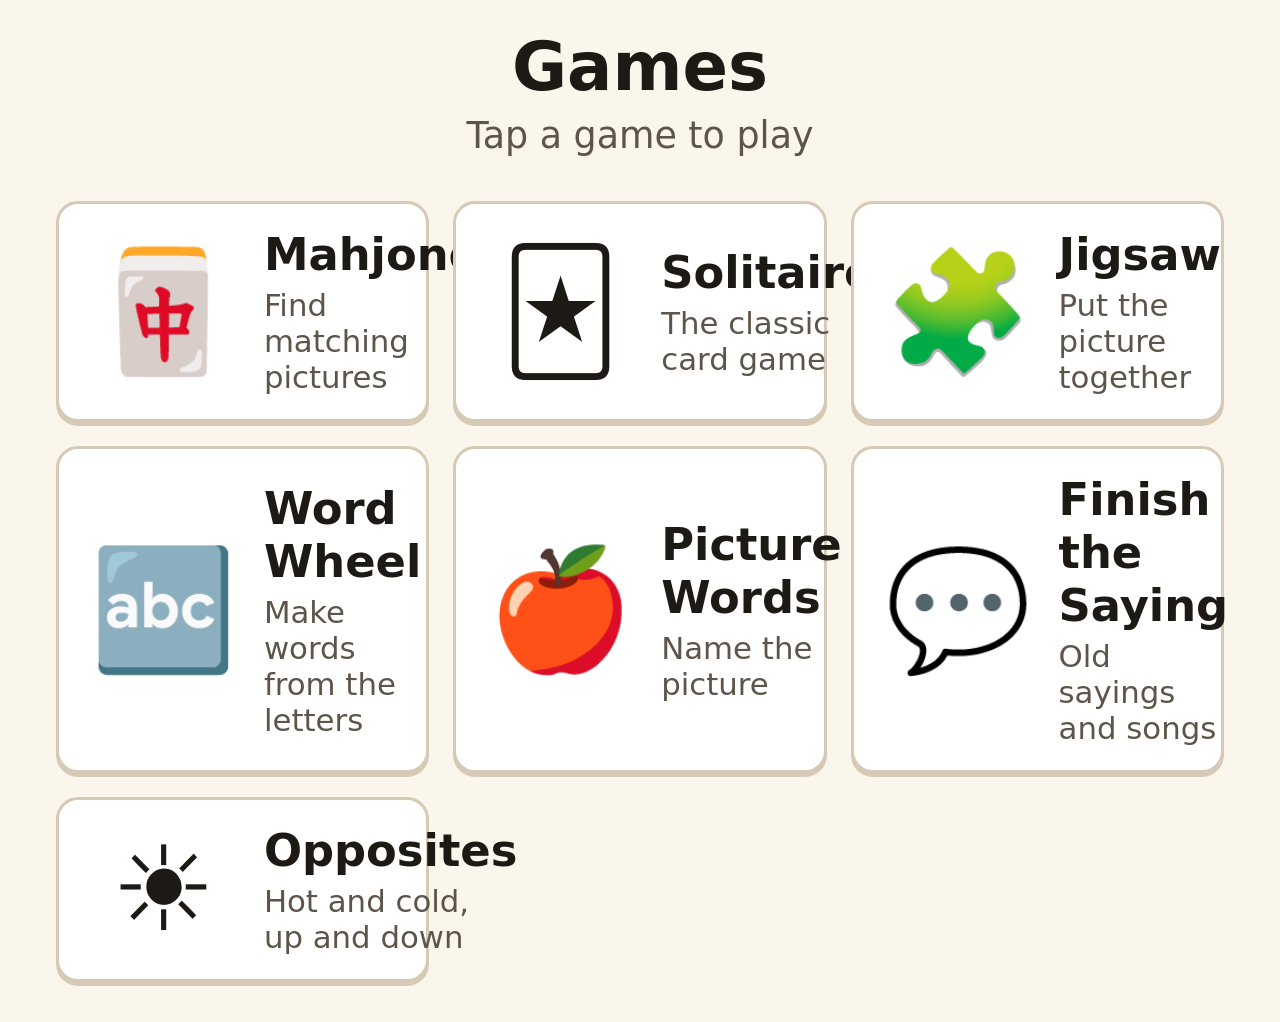
<file: index.html>
<!DOCTYPE html>
<html lang="en">

<head>
  <meta charset="utf-8">
  <meta name="viewport" content="width=device-width, initial-scale=1, viewport-fit=cover">
  <meta name="theme-color" content="#fbf6ec">
  <meta name="mobile-web-app-capable" content="yes">
  <meta name="apple-mobile-web-app-capable" content="yes">
  <meta name="apple-mobile-web-app-title" content="Games">
  <link rel="manifest" href="/manifest.webmanifest">
  <link rel="icon" href="/icons/icon-192.png">
  <link rel="apple-touch-icon" href="/icons/apple-touch-icon.png">
  <title>Games</title>
  <link rel="stylesheet" href="games.css">
  <style>
    main {
      max-width: 1200px;
      margin: 0 auto;
      padding: 8px 16px 40px;
    }

    header {
      text-align: center;
      padding: 28px 16px 12px;
    }

    header h1 { font-size: 2.4rem; margin: 0; }
    header p { font-size: 1.3rem; color: var(--muted); margin: 8px 0 0; }

    .grid {
      display: grid;
      grid-template-columns: repeat(auto-fit, minmax(300px, 1fr));
      gap: 24px;
      margin-top: 24px;
    }

    .game {
      display: flex;
      align-items: center;
      gap: 24px;
      min-height: 170px;
      padding: 24px 28px;
      background: var(--card);
      border: 3px solid var(--border);
      border-radius: var(--radius);
      color: var(--fg);
      text-decoration: none;
      box-shadow: 0 4px 0 var(--border);
    }

    .game:active {
      transform: translateY(3px);
      box-shadow: 0 1px 0 var(--border);
      background: var(--accent-soft);
    }

    .game:focus-visible { outline: 4px solid #f9a825; outline-offset: 3px; }

    .game .icon {
      font-size: 4.2rem;
      line-height: 1;
      flex: 0 0 auto;
      width: 1.3em;
      text-align: center;
    }

    .game .name { font-size: 1.6rem; font-weight: 800; }
    .game .about { font-size: 1.1rem; color: var(--muted); margin-top: 6px; }
  </style>
</head>

<body>
  <header>
    <h1>Games</h1>
    <p>Tap a game to play</p>
  </header>

  <main>
    <nav class="grid">
      <a class="game" href="mahjong/">
        <span class="icon" aria-hidden="true">🀄</span>
        <span>
          <div class="name">Mahjong</div>
          <div class="about">Find matching pictures</div>
        </span>
      </a>

      <a class="game" href="solitaire/">
        <span class="icon" aria-hidden="true">🃏</span>
        <span>
          <div class="name">Solitaire</div>
          <div class="about">The classic card game</div>
        </span>
      </a>

      <a class="game" href="jigsaw/">
        <span class="icon" aria-hidden="true">🧩</span>
        <span>
          <div class="name">Jigsaw</div>
          <div class="about">Put the picture together</div>
        </span>
      </a>

      <a class="game" href="wordwheel/">
        <span class="icon" aria-hidden="true">🔤</span>
        <span>
          <div class="name">Word Wheel</div>
          <div class="about">Make words from the letters</div>
        </span>
      </a>

      <a class="game" href="words/#pictures">
        <span class="icon" aria-hidden="true">🍎</span>
        <span>
          <div class="name">Picture Words</div>
          <div class="about">Name the picture</div>
        </span>
      </a>

      <a class="game" href="words/#sayings">
        <span class="icon" aria-hidden="true">💬</span>
        <span>
          <div class="name">Finish the Saying</div>
          <div class="about">Old sayings and songs</div>
        </span>
      </a>

      <a class="game" href="words/#opposites">
        <span class="icon" aria-hidden="true">☀️</span>
        <span>
          <div class="name">Opposites</div>
          <div class="about">Hot and cold, up and down</div>
        </span>
      </a>
    </nav>
  </main>
  <script>
    if ('serviceWorker' in navigator) navigator.serviceWorker.register('/sw.js').catch(() => { });
  </script>
</body>

</html>
</file>
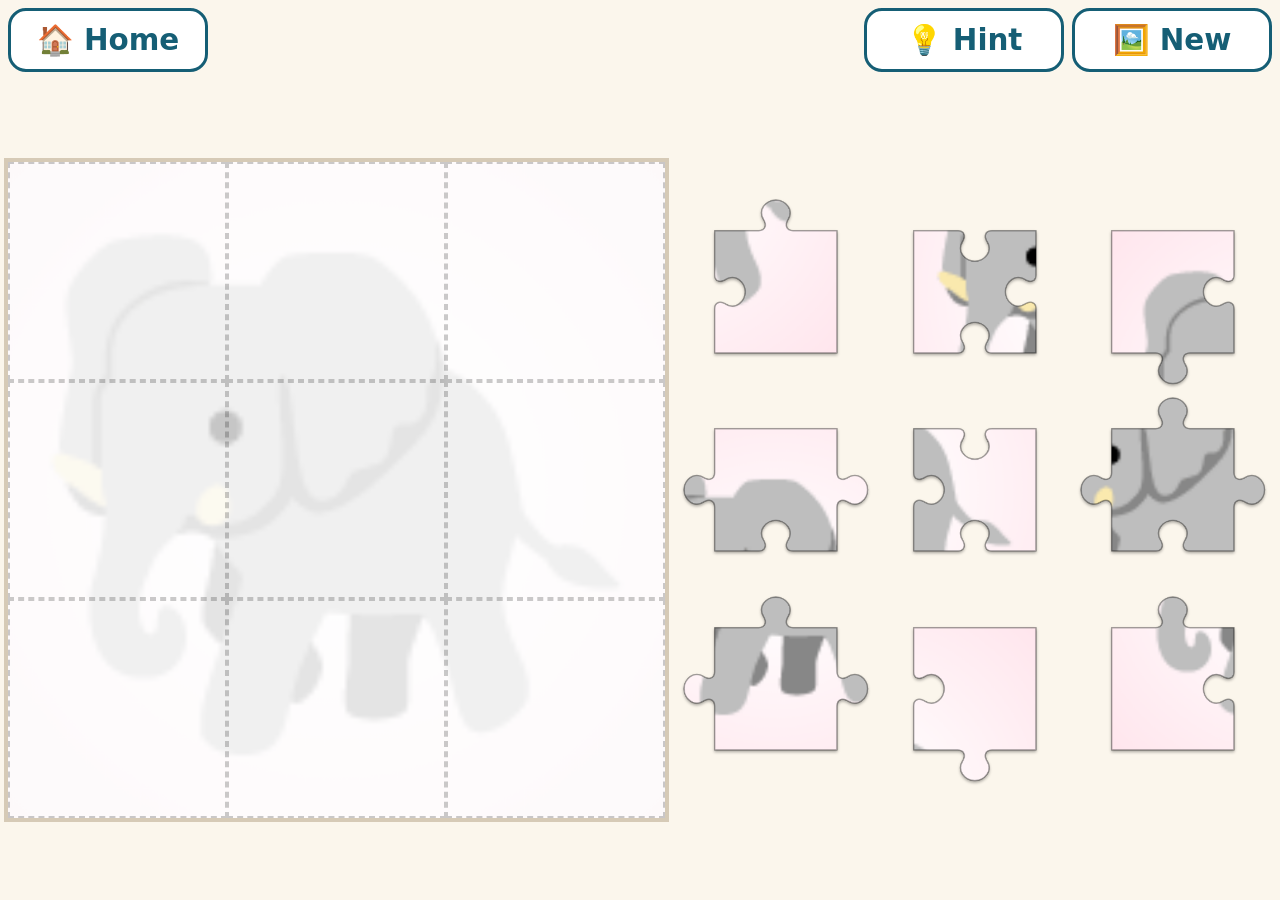
<file: jigsaw/index.html>
<!DOCTYPE html>
<html lang="en">

<head>
  <meta charset="utf-8">
  <meta name="viewport" content="width=device-width, initial-scale=1, viewport-fit=cover">
  <meta name="theme-color" content="#fbf6ec">
  <meta name="mobile-web-app-capable" content="yes">
  <meta name="apple-mobile-web-app-capable" content="yes">
  <meta name="apple-mobile-web-app-title" content="Games">
  <link rel="manifest" href="/manifest.webmanifest">
  <link rel="icon" href="/icons/icon-192.png">
  <link rel="apple-touch-icon" href="/icons/apple-touch-icon.png">
  <title>Jigsaw</title>
  <link rel="stylesheet" href="../games.css">
  <style>
    body { display: flex; flex-direction: column; overflow: hidden; height: 100vh; height: 100dvh; }

    /* No title: the three buttons share one line. */
    .topbar { flex-wrap: nowrap; gap: 8px; padding: 8px; }
    .topbar .btn { flex: 1 1 0; min-width: 0; max-width: 200px; padding: 0 8px; gap: 6px; white-space: nowrap; }
    .topbar .btn:first-child { margin-right: auto; }
    @media (max-width: 360px) { .topbar .btn { font-size: 0.9rem; padding: 0 4px; gap: 3px; } }

    #play {
      flex: 1;
      position: relative;
      min-height: 0;
      touch-action: none;
    }

    /* Where the picture goes. */
    #board {
      position: absolute;
      background: #fff;
      outline: 4px solid var(--border);
    }

    #guide {
      position: absolute;
      inset: 0;
      background-size: 100% 100%;
      opacity: 0.22;
      filter: grayscale(0.3);
    }

    .cell {
      position: absolute;
      border: 2px dashed rgba(0, 0, 0, 0.2);
    }

    .cell.hint { border: 6px solid var(--good); background: rgba(46, 125, 50, 0.15); z-index: 2; }

    /* Each loose piece waits in its own place, far enough from the others that pieces never touch.
       Waiting pieces can be smaller than the picture cells (--k); they grow to full size when moved. */
    .piece {
      position: absolute;
      cursor: grab;
      transform: scale(var(--k, 1));
      transition: left 0.25s, top 0.25s, transform 0.2s;
      z-index: 10;
      filter: drop-shadow(0 3px 3px rgba(0, 0, 0, 0.35));
    }

    .piece.dragging {
      transition: transform 0.15s;
      transform: none;
      z-index: 100;
      filter: drop-shadow(0 12px 10px rgba(0, 0, 0, 0.4));
      cursor: grabbing;
    }

    .piece.selected {
      z-index: 20;
      filter: drop-shadow(0 0 4px #f57f17) drop-shadow(0 0 4px #f57f17) drop-shadow(0 0 3px #f57f17);
    }

    #winPic {
      display: block;
      width: min(320px, 70vw, 40vh);
      aspect-ratio: 1;
      margin: 0 auto 8px;
      border-radius: 8px;
      box-shadow: 0 4px 14px rgba(0, 0, 0, 0.25);
    }

    .piece.placed {
      transform: none;
      filter: none;
      pointer-events: none;
      z-index: 5;
    }
  </style>
</head>

<body>
  <div class="topbar">
    <a class="btn" href="../">🏠 Home</a>
    <button class="btn" id="hint">💡 Hint</button>
    <button class="btn" id="next">🖼️ New</button>
  </div>

  <div id="play">
    <div id="board"><div id="guide"></div></div>
  </div>

  <div class="overlay tap" id="win">
    <div class="box">
      <canvas id="winPic"></canvas>
      <h2>Well done!</h2>
      <p>The picture is complete.</p>
      <div class="actions">
        <button class="btn primary" id="again">Next picture</button>
      </div>
    </div>
  </div>

  <script>
    // One big emoji on a soft background makes each picture.
    const PICTURES = [
      ['🐶', '#ffe0b2'], ['🐱', '#cfe8ff'], ['🌻', '#c8e6c9'], ['🍎', '#fff3c4'],
      ['🏠', '#d4ecff'], ['🦋', '#e4f5c8'], ['🐠', '#b3e5fc'], ['🚗', '#e3e3fa'],
      ['🐘', '#ffe4ec'], ['🦉', '#e6dcd6'], ['🍓', '#e3f4e4'], ['⛵', '#c5e3fb'],
    ];

    const N = 3;
    const TAB = 0.25;      // how far a tab sticks out, as part of the piece size
    const PAD = 0.28;      // room around each piece drawing for its tabs and outline
    const PITCH = 1.62;    // distance between waiting places, as piece sizes
    const $ = (id) => document.getElementById(id);
    const play = $('play'), board = $('board');

    let picIdx = Math.floor(Math.random() * PICTURES.length) - 1;
    let picture, pieces = [], selected = null, geo;

    function shuffle(a) {
      for (let i = a.length - 1; i > 0; i--) {
        const j = Math.floor(Math.random() * (i + 1));
        [a[i], a[j]] = [a[j], a[i]];
      }
      return a;
    }

    function drawPicture([emoji, color], size) {
      const c = document.createElement('canvas');
      c.width = c.height = size;
      const g = c.getContext('2d');
      const grad = g.createRadialGradient(size / 2, size / 2, size * 0.1, size / 2, size / 2, size * 0.75);
      grad.addColorStop(0, '#ffffff');
      grad.addColorStop(1, color);
      g.fillStyle = grad;
      g.fillRect(0, 0, size, size);
      g.textAlign = 'center';
      g.textBaseline = 'middle';
      g.font = `${size * 0.78}px "Apple Color Emoji","Segoe UI Emoji","Noto Color Emoji",sans-serif`;
      g.fillText(emoji, size / 2, size * 0.54);
      return c;
    }

    // Edge shapes. For the edge between two pieces, +1 means the first piece
    // (above, or to the left) has the tab and the second piece has the hole.
    function makeEdges() {
      const rnd = () => (Math.random() < 0.5 ? 1 : -1);
      const h = [...Array(N - 1)].map(() => [...Array(N)].map(rnd));  // below row r
      const v = [...Array(N)].map(() => [...Array(N - 1)].map(rnd));  // right of column c
      return (r, c) => ({
        top: r > 0 ? -h[r - 1][c] : 0,
        right: c < N - 1 ? v[r][c] : 0,
        bottom: r < N - 1 ? h[r][c] : 0,
        left: c > 0 ? -v[r][c - 1] : 0,
      });
    }

    // One side of a piece, from (x0, y0) to (x1, y1), going round the piece clockwise.
    // out: 1 = tab, -1 = hole, 0 = straight.
    function side(g, x0, y0, x1, y1, out) {
      if (!out) { g.lineTo(x1, y1); return; }
      const dx = x1 - x0, dy = y1 - y0;
      const nx = dy * out, ny = -dx * out;     // points out of the piece
      const P = (u, w) => [x0 + dx * u + nx * w, y0 + dy * u + ny * w];
      const curve = (a, b, c) => g.bezierCurveTo(...P(...a), ...P(...b), ...P(...c));
      g.lineTo(...P(0.36, 0));
      curve([0.41, 0], [0.43, 0.04], [0.40, 0.09]);
      curve([0.35, 0.17], [0.42, TAB], [0.5, TAB]);
      curve([0.58, TAB], [0.65, 0.17], [0.60, 0.09]);
      curve([0.57, 0.04], [0.59, 0], [0.64, 0]);
      g.lineTo(x1, y1);
    }

    function piecePath(g, s, e) {
      g.beginPath();
      g.moveTo(0, 0);
      side(g, 0, 0, s, 0, e.top);
      side(g, s, 0, s, s, e.right);
      side(g, s, s, 0, s, e.bottom);
      side(g, 0, s, 0, 0, e.left);
      g.closePath();
    }

    function drawPiece(pc) {
      const { s } = geo;
      const dpr = window.devicePixelRatio || 1;
      const full = s * (1 + 2 * PAD);
      const cv = pc.el;
      cv.width = cv.height = Math.round(full * dpr);
      cv.style.width = cv.style.height = full + 'px';
      const g = cv.getContext('2d');
      g.scale(dpr, dpr);
      g.translate(s * PAD, s * PAD);
      piecePath(g, s, pc.edges);
      g.save();
      g.clip();
      const r = Math.floor(pc.i / N), c = pc.i % N;
      g.drawImage(picture, -c * s, -r * s, s * N, s * N);
      g.restore();
      g.lineJoin = 'round';
      g.strokeStyle = 'rgba(0,0,0,0.35)';
      g.lineWidth = Math.max(1.5, s * 0.012);
      g.stroke();
    }

    function newPuzzle() {
      picIdx = (picIdx + 1) % PICTURES.length;
      picture = drawPicture(PICTURES[picIdx], 900);
      $('guide').style.backgroundImage = `url(${picture.toDataURL()})`;
      const edges = makeEdges();
      for (const p of pieces) p.el.remove();
      const slots = shuffle([...Array(N * N).keys()]);
      pieces = [...Array(N * N).keys()].map((i) => {
        const el = document.createElement('canvas');
        el.className = 'piece';
        const p = { i, slot: slots[i], placed: false, el, edges: edges(Math.floor(i / N), i % N) };
        el.addEventListener('pointerdown', (e) => pointerDown(e, p));
        play.appendChild(el);
        return p;
      });
      selected = null;
      $('win').classList.remove('show');
      layout();
    }

    // The picture and the waiting pieces: side by side when the screen is wide,
    // one above the other when it is tall. The picture gets as much room as it can,
    // while the waiting pieces stay at least MIN_K of their full size.
    const MIN_K = 0.55;

    // The best grid for the waiting pieces in a w x h area: [k, cols, rows].
    function trayFit(w, h, s) {
      let best = [0, N, N];
      for (let cols = 1; cols <= N * N; cols++) {
        const rows = Math.ceil(N * N / cols);
        const k = Math.min(1, w / (cols * PITCH * s), h / (rows * PITCH * s));
        if (k > best[0]) best = [k, cols, rows];
      }
      return best;
    }

    function layout() {
      const W = play.clientWidth, H = play.clientHeight, pad = 8, gap = 12;
      const wide = W > H;
      let s = Math.min(W - pad * 2, H - pad * 2) / N, fit = [MIN_K, N, N];
      for (; s > 8; s *= 0.98) {
        const tw = wide ? W - pad * 2 - N * s - gap : W - pad * 2;
        const th = wide ? H - pad * 2 : H - pad * 2 - N * s - gap;
        if (tw <= 0 || th <= 0) continue;
        fit = trayFit(tw, th, s);
        if (fit[0] >= MIN_K) break;
      }
      const [k, cols, rows] = fit;
      const P = PITCH * k * s;   // distance between waiting places
      let bx, by, tx, ty;
      if (wide) {
        bx = (W - (N * s + gap + cols * P)) / 2; by = (H - N * s) / 2;
        tx = bx + N * s + gap; ty = (H - rows * P) / 2;
      } else {
        bx = (W - N * s) / 2; by = (H - (N * s + gap + rows * P)) / 2;
        tx = (W - cols * P) / 2; ty = by + N * s + gap;
      }
      geo = { s, bx, by, tx, ty, P, cols };
      play.style.setProperty('--k', k);

      board.style.left = bx + 'px';
      board.style.top = by + 'px';
      board.style.width = board.style.height = N * s + 'px';

      for (const el of board.querySelectorAll('.cell')) el.remove();
      for (let k = 0; k < N * N; k++) {
        const cell = document.createElement('div');
        cell.className = 'cell';
        cell.style.left = (k % N) * s + 'px';
        cell.style.top = Math.floor(k / N) * s + 'px';
        cell.style.width = cell.style.height = s + 'px';
        cell.dataset.k = k;
        cell.addEventListener('click', () => tapCell(k, cell));
        board.appendChild(cell);
      }
      for (const pc of pieces) { drawPiece(pc); place(pc); }
    }

    // Where the square part of a piece sits: its cell in the picture, or its waiting place.
    function home(pc) {
      const { s, bx, by, tx, ty } = geo;
      if (pc.placed) return [bx + (pc.i % N) * s, by + Math.floor(pc.i / N) * s];
      const { P, cols } = geo;
      return [tx + (pc.slot % cols + 0.5) * P - s / 2, ty + (Math.floor(pc.slot / cols) + 0.5) * P - s / 2];
    }

    function place(pc) {
      const [x, y] = home(pc);
      pc.el.style.left = x - geo.s * PAD + 'px';
      pc.el.style.top = y - geo.s * PAD + 'px';
      pc.el.classList.toggle('placed', pc.placed);
    }

    function setPlaced(pc) {
      pc.placed = true;
      pc.el.classList.remove('selected');
      if (selected === pc) selected = null;
      place(pc);
      clearHint();
      if (pieces.every((q) => q.placed)) setTimeout(showWin, 600);
    }

    // The complete picture, with the piece lines faintly on it.
    function showWin() {
      const size = picture.width, s = size / N;
      const lines = document.createElement('canvas');
      lines.width = lines.height = size;
      const lg = lines.getContext('2d');
      lg.lineJoin = 'round';
      lg.lineWidth = size * 0.004;
      for (const pc of pieces) {
        lg.save();
        lg.translate((pc.i % N) * s, Math.floor(pc.i / N) * s);
        piecePath(lg, s, pc.edges);
        lg.stroke();
        lg.restore();
      }
      const cv = $('winPic');
      cv.width = cv.height = size;
      const g = cv.getContext('2d');
      g.drawImage(picture, 0, 0);
      g.globalAlpha = 0.2;
      g.drawImage(lines, 0, 0);
      $('win').classList.add('show');
    }

    function select(pc) {
      if (selected) selected.el.classList.remove('selected');
      selected = selected === pc ? null : pc;
      if (selected) selected.el.classList.add('selected');
    }

    function tapCell(k, cell) {
      if (!selected) return;
      if (selected.i === k) setPlaced(selected);
      else {
        cell.classList.remove('shake');
        void cell.offsetWidth;
        cell.classList.add('shake');
      }
    }

    // ---------- dragging ----------
    let drag = null;

    function pointerDown(e, pc) {
      if (pc.placed || drag || !e.isPrimary) return;
      e.preventDefault();
      pc.el.setPointerCapture(e.pointerId);
      drag = {
        pc, x0: e.clientX, y0: e.clientY, moving: false,
        left: parseFloat(pc.el.style.left), top: parseFloat(pc.el.style.top),
      };
    }

    play.addEventListener('pointermove', (e) => {
      if (!drag) return;
      const dx = e.clientX - drag.x0, dy = e.clientY - drag.y0;
      if (!drag.moving) {
        if (Math.hypot(dx, dy) < 12) return;
        drag.moving = true;
        drag.pc.el.classList.add('dragging');
      }
      drag.pc.el.style.left = drag.left + dx + 'px';
      drag.pc.el.style.top = drag.top + dy + 'px';
    });

    play.addEventListener('pointerup', () => {
      const d = drag;
      drag = null;
      if (!d) return;
      const pc = d.pc;
      if (!d.moving) { select(pc); return; }
      pc.el.classList.remove('dragging');
      // Accept the piece when its middle is near enough to its own place.
      const { s, bx, by } = geo;
      const cx = parseFloat(pc.el.style.left) + s * (PAD + 0.5);
      const cy = parseFloat(pc.el.style.top) + s * (PAD + 0.5);
      const hx = bx + (pc.i % N) * s + s / 2, hy = by + Math.floor(pc.i / N) * s + s / 2;
      if (Math.abs(cx - hx) < s * 0.6 && Math.abs(cy - hy) < s * 0.6) setPlaced(pc);
      else place(pc);   // goes back to its waiting place
    });

    play.addEventListener('pointercancel', () => {
      if (!drag) return;
      drag.pc.el.classList.remove('dragging');
      place(drag.pc);
      drag = null;
    });

    let hintTimer = 0;
    function hint() {
      clearHint();
      const pc = selected || pieces.find((q) => !q.placed);
      if (!pc) return;
      if (!selected) select(pc);
      board.querySelector(`.cell[data-k="${pc.i}"]`).classList.add('hint');
      hintTimer = setTimeout(clearHint, 3000);
    }

    function clearHint() {
      clearTimeout(hintTimer);
      for (const el of board.querySelectorAll('.hint')) el.classList.remove('hint');
    }

    $('hint').addEventListener('click', hint);
    $('next').addEventListener('click', newPuzzle);
    $('again').addEventListener('click', newPuzzle);
    // Tap anywhere in the message to go on.
    $('win').addEventListener('click', (e) => { if (!e.target.closest('button')) $('again').click(); });
    window.addEventListener('resize', layout);

    newPuzzle();
  </script>
  <script>
    if ('serviceWorker' in navigator) navigator.serviceWorker.register('/sw.js').catch(() => { });
  </script>
</body>

</html>
</file>
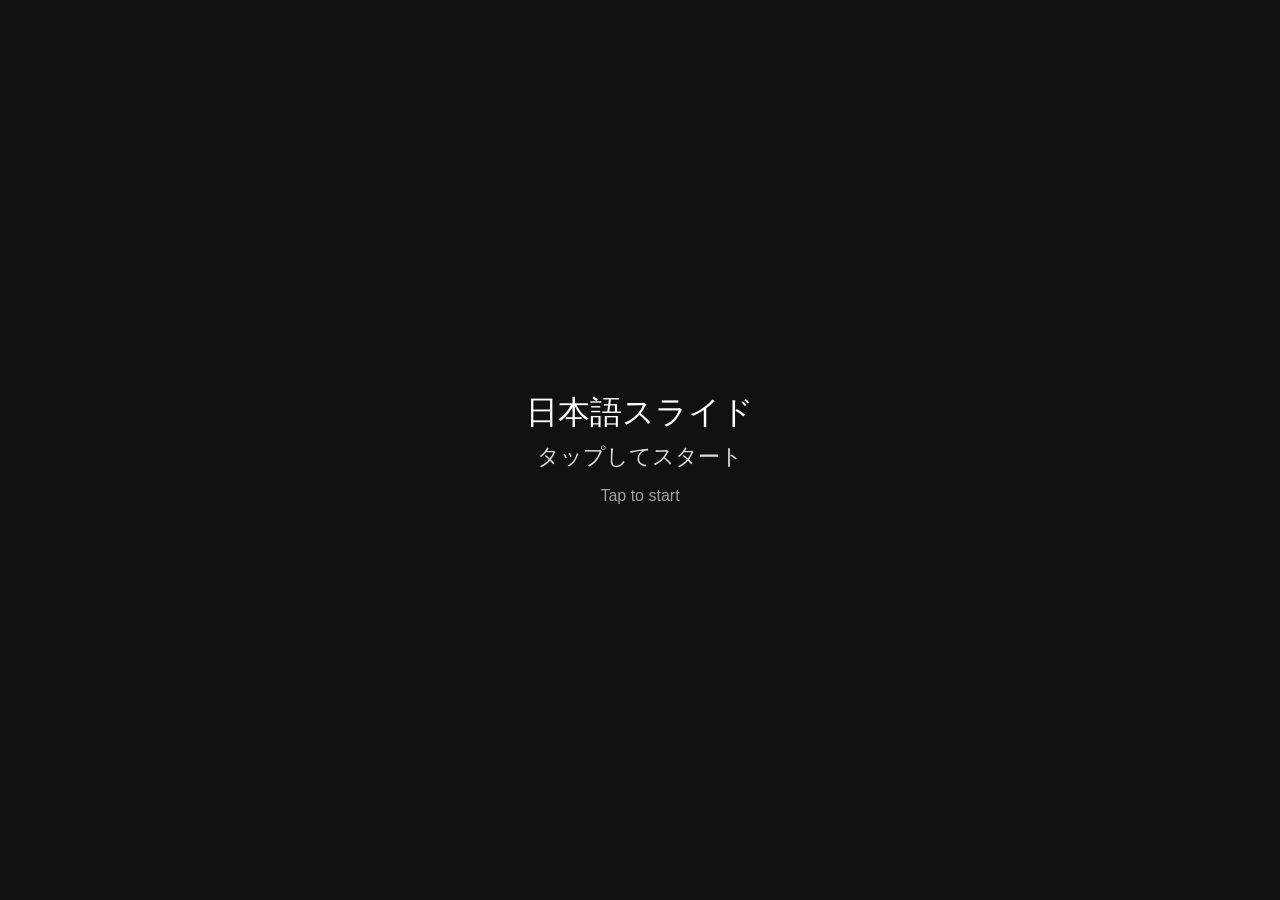
<file: jp/index.html>
<!doctype html>
<html lang="ja"><head><meta charset="utf-8">
<meta name="viewport" content="width=device-width,initial-scale=1,viewport-fit=cover">
<title>日本語スライド</title><link rel="stylesheet" href="style.css"></head>
<body>
<div id="splash" role="button" tabindex="0"><div>日本語スライド<br><span>タップしてスタート</span><br><small>Tap to start</small></div></div>
<main id="stage">
  <div id="frame"><img id="pic" alt=""></div>
  <p id="ja" lang="ja"></p>
  <p id="en" lang="en" hidden></p>
</main>
<nav>
  <button id="prev" aria-label="Previous">‹</button>
  <span id="count"></span>
  <button id="speak" aria-label="Play audio">🔊</button>
  <button id="toggle" aria-label="Show English">EN</button>
  <button id="next" aria-label="Next">›</button>
</nav>
<script src="app.js"></script>
</body></html>
</file>
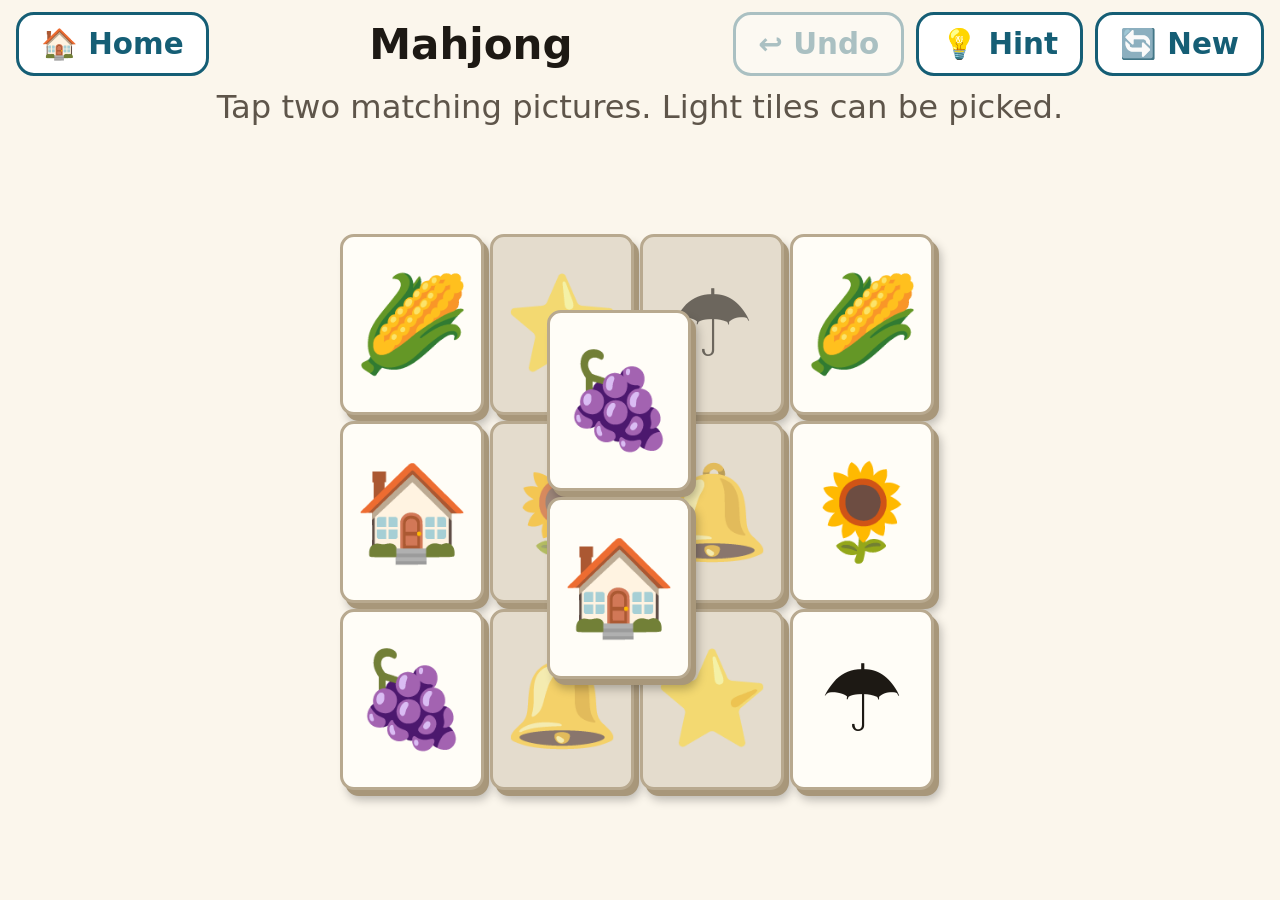
<file: mahjong/index.html>
<!DOCTYPE html>
<html lang="en">

<head>
  <meta charset="utf-8">
  <meta name="viewport" content="width=device-width, initial-scale=1, viewport-fit=cover">
  <meta name="theme-color" content="#fbf6ec">
  <meta name="mobile-web-app-capable" content="yes">
  <meta name="apple-mobile-web-app-capable" content="yes">
  <meta name="apple-mobile-web-app-title" content="Games">
  <link rel="manifest" href="/manifest.webmanifest">
  <link rel="icon" href="/icons/icon-192.png">
  <link rel="apple-touch-icon" href="/icons/apple-touch-icon.png">
  <title>Mahjong</title>
  <link rel="stylesheet" href="../games.css">
  <style>
    body { display: flex; flex-direction: column; overflow: hidden; height: 100vh; height: 100dvh; }

    .help {
      text-align: center;
      font-size: 1.15rem;
      color: var(--muted);
      margin: 0 16px 4px;
    }

    #area {
      flex: 1;
      position: relative;
      min-height: 0;
    }

    #board {
      position: absolute;
      left: 50%;
      top: 50%;
    }

    .tile {
      position: absolute;
      display: flex;
      align-items: center;
      justify-content: center;
      background: #fffdf7;
      border: 3px solid #b8a98f;
      border-radius: 14px;
      box-shadow: 5px 6px 0 #a8977a, 7px 10px 10px rgba(0, 0, 0, 0.25);
      line-height: 1;
      cursor: pointer;
      transition: background 0.15s, opacity 0.3s, scale 0.3s;
    }

    /* Tiles that cannot be picked yet are a little darker. */
    .tile.blocked { background: #e4dccd; }
    .tile.blocked .face { opacity: 0.6; }

    .tile.selected {
      background: var(--select);
      border-color: #f57f17;
      box-shadow: 0 0 0 5px #f57f17, 5px 6px 0 #a8977a;
    }

    .tile.hint {
      background: #c8e6c9;
      border-color: var(--good);
      box-shadow: 0 0 0 5px var(--good), 5px 6px 0 #a8977a;
    }

    .tile.gone { opacity: 0; scale: 0.6; pointer-events: none; }
  </style>
</head>

<body>
  <div class="topbar">
    <a class="btn" href="../">🏠 Home</a>
    <h1>Mahjong</h1>
    <button class="btn" id="undo">↩️ Undo</button>
    <button class="btn" id="hint">💡 Hint</button>
    <button class="btn" id="new">🔄 New</button>
  </div>
  <p class="help">Tap two matching pictures. Light tiles can be picked.</p>

  <div id="area">
    <div id="board"></div>
  </div>

  <div class="overlay" id="win">
    <div class="box">
      <div class="big">🎉</div>
      <h2>Well done!</h2>
      <p>You cleared all the tiles.</p>
      <div class="actions">
        <button class="btn primary" data-new="easy">Play easy</button>
        <button class="btn primary" data-new="normal">Play bigger</button>
      </div>
    </div>
  </div>

  <div class="overlay tap" id="stuck">
    <div class="box">
      <div class="big">🔀</div>
      <h2>No more matches</h2>
      <p>Mix up the tiles to keep playing.</p>
      <div class="actions">
        <button class="btn primary" id="shuffle">Mix tiles</button>
      </div>
    </div>
  </div>

  <div class="overlay" id="choose">
    <div class="box">
      <div class="big">🀄</div>
      <h2>New game</h2>
      <p>How many tiles?</p>
      <div class="actions">
        <button class="btn primary" data-new="easy">Few tiles</button>
        <button class="btn primary" data-new="normal">More tiles</button>
      </div>
      <div class="actions" style="margin-top:16px">
        <button class="btn" id="cancel">Keep playing</button>
      </div>
    </div>
  </div>

  <script>
    // Easy-to-tell-apart pictures. Each deal uses one pair per picture.
    const FACES = ['🍎', '🍌', '🍇', '🥕', '🌽', '🌻', '🌷', '🐶', '🐱',
      '🐟', '🐤', '🚗', '⛵', '🏠', '⭐', '🌙', '☂️', '🔔'];

    // Positions are in half-tile units: a tile covers 2 x 2 units.
    // Odd layers use odd positions, so they sit half a tile across and down from the layer below.
    // w and h are counts of tiles.
    function grid(x0, y0, w, h, z) {
      const out = [];
      for (let y = 0; y < h; y++)
        for (let x = 0; x < w; x++) out.push({ x: x0 + x * 2, y: y0 + y * 2, z });
      return out;
    }

    const LAYOUTS = {
      easy: [...grid(0, 0, 4, 3, 0), ...grid(3, 1, 1, 2, 1)],                         // 14 tiles
      normal: [...grid(0, 0, 5, 4, 0), ...grid(1, 1, 4, 3, 1), ...grid(4, 2, 1, 2, 2)], // 34 tiles
    };

    const SAVE_KEY = 'mahjong-v2';
    let tiles = [];     // { x, y, z, face, alive }
    let level = 'easy';
    let selected = null;
    let history = [];   // pairs of tile indexes, for undo

    const $ = (id) => document.getElementById(id);
    const board = $('board');

    function shuffle(a) {
      for (let i = a.length - 1; i > 0; i--) {
        const j = Math.floor(Math.random() * (i + 1));
        [a[i], a[j]] = [a[j], a[i]];
      }
      return a;
    }

    function isFree(t, list) {
      for (const o of list) {
        if (o === t) continue;
        // Any tile on the layer above that touches this tile covers it.
        if (o.z === t.z + 1 && Math.abs(o.x - t.x) < 2 && Math.abs(o.y - t.y) < 2) return false;
      }
      let left = false, right = false;
      for (const o of list) {
        if (o.z !== t.z || Math.abs(o.y - t.y) >= 2) continue;
        if (o.x === t.x - 2) left = true;
        if (o.x === t.x + 2) right = true;
      }
      return !left || !right;
    }

    // Give faces to positions so that the game can always be won:
    // take away random free pairs from the full layout and give each pair one face.
    function assignFaces(spots, pairFaces) {
      for (let attempt = 0; attempt < 500; attempt++) {
        const left = spots.slice();
        const faces = shuffle(pairFaces.slice());
        const result = new Map();
        let ok = true;
        while (left.length) {
          const free = left.filter((t) => isFree(t, left));
          if (free.length < 2) { ok = false; break; }
          shuffle(free);
          const face = faces.pop();
          for (const t of [free[0], free[1]]) {
            result.set(t, face);
            left.splice(left.indexOf(t), 1);
          }
        }
        if (ok) { for (const [t, f] of result) t.face = f; return true; }
      }
      return false;
    }

    function newGame(lv) {
      level = lv;
      tiles = LAYOUTS[lv].map((p) => ({ ...p, face: '', alive: true }));
      const pairs = shuffle(FACES.slice()).slice(0, tiles.length / 2);
      assignFaces(tiles, pairs);
      selected = null;
      history = [];
      hideOverlays();
      render();
    }

    function alive() { return tiles.filter((t) => t.alive); }

    function findPair() {
      const list = alive();
      const free = list.filter((t) => isFree(t, list));
      for (let i = 0; i < free.length; i++)
        for (let j = i + 1; j < free.length; j++)
          if (free[i].face === free[j].face) return [free[i], free[j]];
      return null;
    }

    function tap(t, el) {
      clearHint();
      const list = alive();
      if (!isFree(t, list)) { shake(el); return; }
      if (selected === t) { selected = null; render(); return; }
      if (selected && selected.face === t.face) {
        selected.alive = false;
        t.alive = false;
        history.push([tiles.indexOf(selected), tiles.indexOf(t)]);
        selected = null;
        render();
        afterMove();
        return;
      }
      selected = t;
      render();
    }

    function afterMove() {
      save();
      if (!alive().length) setTimeout(() => $('win').classList.add('show'), 400);
      else if (!findPair()) setTimeout(() => $('stuck').classList.add('show'), 500);
    }

    function undo() {
      const last = history.pop();
      if (!last) return;
      for (const i of last) tiles[i].alive = true;
      selected = null;
      hideOverlays();
      render();
      save();
    }

    function mix() {
      const list = alive();
      const pairs = [];
      const count = {};
      for (const t of list) count[t.face] = (count[t.face] || 0) + 1;
      for (const f in count) for (let i = 0; i < count[f] / 2; i++) pairs.push(f);
      assignFaces(list, pairs);
      history = [];
      selected = null;
      hideOverlays();
      render();
      save();
    }

    let hintTimer = 0;
    function hint() {
      const pair = findPair();
      if (!pair) { if (alive().length) $('stuck').classList.add('show'); return; }
      selected = null;
      render();
      for (const t of pair) t.el.classList.add('hint');
      clearTimeout(hintTimer);
      hintTimer = setTimeout(clearHint, 2500);
    }

    function clearHint() {
      for (const el of board.querySelectorAll('.hint')) el.classList.remove('hint');
    }

    function shake(el) {
      el.classList.remove('shake');
      void el.offsetWidth;
      el.classList.add('shake');
    }

    function hideOverlays() {
      for (const el of document.querySelectorAll('.overlay')) el.classList.remove('show');
    }

    function render() {
      const area = $('area');
      const cols = (Math.max(...tiles.map((t) => t.x)) + 2) / 2;
      const rows = (Math.max(...tiles.map((t) => t.y)) + 2) / 2;
      const pad = 24;
      const w = Math.min(
        (area.clientWidth - pad * 2) / (cols + 0.3),
        (area.clientHeight - pad * 2) / (rows * 1.25 + 0.3),
        150);
      const h = w * 1.25;
      const lift = w * 0.12;   // upper layers sit up and left
      const gap = Math.max(3, w * 0.04);
      board.style.width = cols * w + 'px';
      board.style.height = rows * h + 'px';
      board.style.marginLeft = -(cols * w) / 2 + 'px';
      board.style.marginTop = -(rows * h) / 2 + 'px';

      board.textContent = '';
      const list = alive();
      tiles.forEach((t) => {
        const el = document.createElement('div');
        el.className = 'tile';
        if (!t.alive) el.classList.add('gone');
        else if (!isFree(t, list)) el.classList.add('blocked');
        if (t === selected) el.classList.add('selected');
        el.style.left = t.x * w / 2 - t.z * lift + 'px';
        el.style.top = t.y * h / 2 - t.z * lift + 'px';
        el.style.width = w - gap + 'px';
        el.style.height = h - gap + 'px';
        el.style.zIndex = t.z * 1000 + t.y * 20 + t.x;
        const face = document.createElement('span');
        face.className = 'face';
        face.textContent = t.face;
        face.style.fontSize = w * 0.62 + 'px';
        el.appendChild(face);
        el.addEventListener('click', () => tap(t, el));
        t.el = el;
        board.appendChild(el);
      });
      $('undo').disabled = !history.length;
    }

    function save() {
      try {
        localStorage.setItem(SAVE_KEY, JSON.stringify({
          level, history,
          tiles: tiles.map(({ x, y, z, face, alive }) => ({ x, y, z, face, alive })),
        }));
      } catch (e) { /* storage not available */ }
    }

    function load() {
      try {
        const s = JSON.parse(localStorage.getItem(SAVE_KEY));
        if (s && s.tiles && s.tiles.some((t) => t.alive)) {
          level = s.level;
          tiles = s.tiles;
          history = s.history || [];
          return true;
        }
      } catch (e) { /* ignore */ }
      return false;
    }

    $('undo').addEventListener('click', undo);
    $('hint').addEventListener('click', hint);
    $('new').addEventListener('click', () => $('choose').classList.add('show'));
    $('cancel').addEventListener('click', hideOverlays);
    $('shuffle').addEventListener('click', mix);
    // Tap anywhere in the message to go on.
    $('stuck').addEventListener('click', (e) => { if (!e.target.closest('button')) $('shuffle').click(); });
    for (const b of document.querySelectorAll('[data-new]'))
      b.addEventListener('click', () => { newGame(b.dataset.new); save(); });
    window.addEventListener('resize', render);

    if (load()) { render(); if (!findPair()) $('stuck').classList.add('show'); }
    else newGame('easy');
  </script>
  <script>
    if ('serviceWorker' in navigator) navigator.serviceWorker.register('/sw.js').catch(() => { });
  </script>
</body>

</html>
</file>
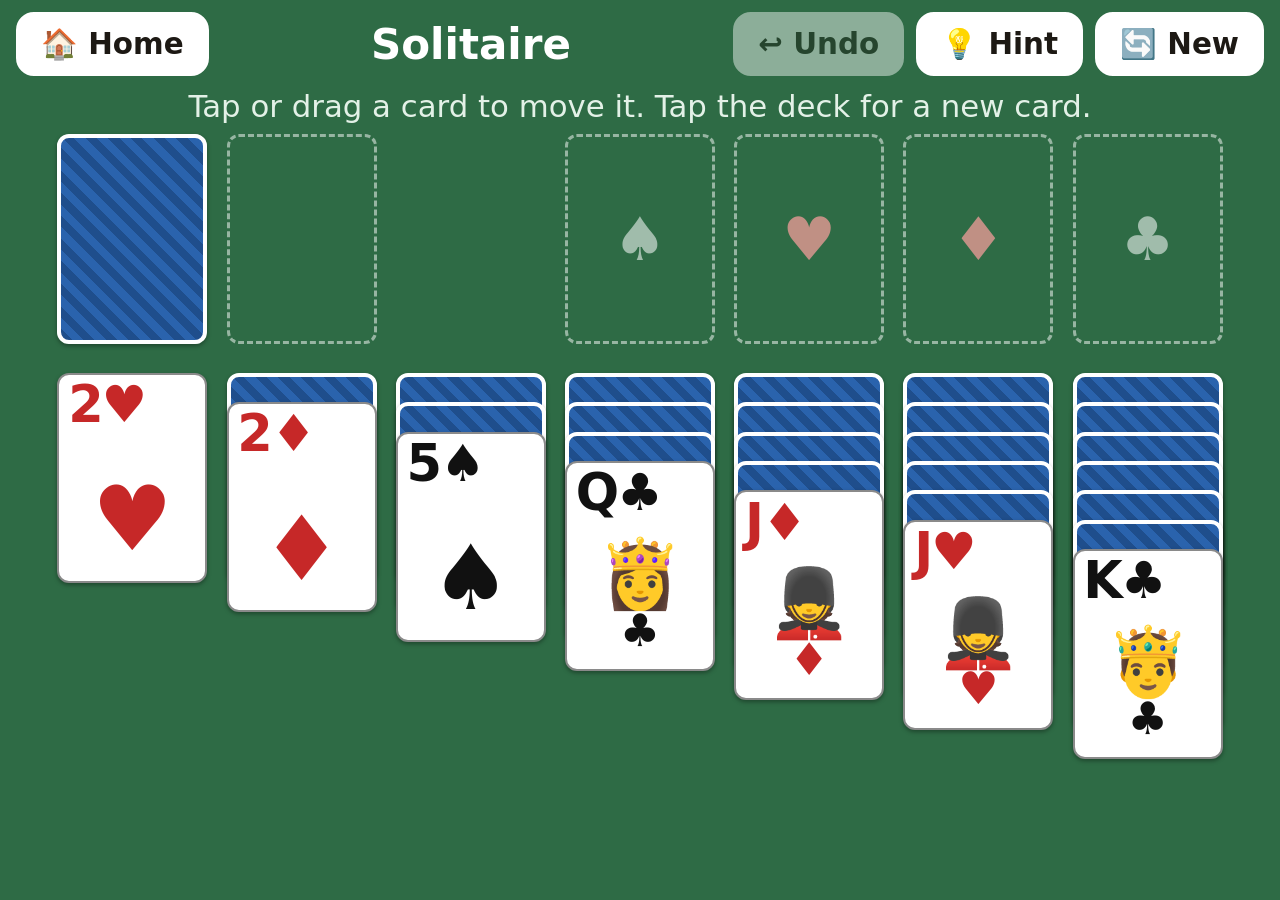
<file: solitaire/index.html>
<!DOCTYPE html>
<html lang="en">

<head>
  <meta charset="utf-8">
  <meta name="viewport" content="width=device-width, initial-scale=1, viewport-fit=cover">
  <meta name="theme-color" content="#2e6b45">
  <meta name="mobile-web-app-capable" content="yes">
  <meta name="apple-mobile-web-app-capable" content="yes">
  <meta name="apple-mobile-web-app-title" content="Games">
  <link rel="manifest" href="/manifest.webmanifest">
  <link rel="icon" href="/icons/icon-192.png">
  <link rel="apple-touch-icon" href="/icons/apple-touch-icon.png">
  <title>Solitaire</title>
  <link rel="stylesheet" href="../games.css">
  <style>
    body {
      background: #2e6b45;
      color: #fff;
      display: flex;
      flex-direction: column;
      overflow: hidden;
      height: 100vh;
      height: 100dvh;
    }

    .topbar .btn { border-color: #fff; color: #1d1914; background: #fff; }
    .topbar .btn:disabled { opacity: 0.45; }

    .help { text-align: center; font-size: 1.1rem; margin: 0 16px 6px; color: #e3f1e7; }

    #table {
      flex: 1;
      position: relative;
      min-height: 0;
      margin: 0 auto;
      width: 100%;
      touch-action: none;
    }

    .slot, .card {
      position: absolute;
      border-radius: 12px;
    }

    .slot {
      border: 3px dashed rgba(255, 255, 255, 0.5);
      display: flex;
      align-items: center;
      justify-content: center;
      color: rgba(255, 255, 255, 0.55);
      font-weight: 800;
      cursor: pointer;
    }

    .card {
      background: #fff;
      border: 2px solid #8a8a8a;
      box-shadow: 0 2px 4px rgba(0, 0, 0, 0.35);
      color: #111;
      cursor: pointer;
      overflow: hidden;
    }

    .card.red { color: #c62828; }

    .card.down {
      background: repeating-linear-gradient(45deg, #1f4e8c 0 8px, #2a63ad 8px 16px);
      border: 4px solid #fff;
    }

    .card .corner {
      position: absolute;
      left: 6%;
      top: 2%;
      font-weight: 800;
      line-height: 1;
      letter-spacing: -0.04em;
    }

    .card .center {
      position: absolute;
      left: 0;
      right: 0;
      bottom: 8%;
      text-align: center;
      line-height: 1;
    }

    .card.dragging {
      box-shadow: 0 12px 24px rgba(0, 0, 0, 0.45);
      cursor: grabbing;
    }

    .card.back { transition: transform 0.2s; }

    .card.hint { box-shadow: 0 0 0 6px #ffd54f, 0 2px 4px rgba(0, 0, 0, 0.35); }
    .slot.hint { border-color: #ffd54f; border-style: solid; }
  </style>
</head>

<body>
  <div class="topbar">
    <a class="btn" href="../">🏠 Home</a>
    <h1>Solitaire</h1>
    <button class="btn" id="undo">↩️ Undo</button>
    <button class="btn" id="hint">💡 Hint</button>
    <button class="btn" id="new">🔄 New</button>
  </div>
  <p class="help">Tap or drag a card to move it. Tap the deck for a new card.</p>

  <div id="table"></div>

  <div class="overlay tap" id="win">
    <div class="box" style="color:var(--fg)">
      <div class="big">🎉</div>
      <h2>You won!</h2>
      <p>All the cards are home.</p>
      <div class="actions"><button class="btn primary" data-new>Play again</button></div>
    </div>
  </div>

  <div class="overlay" id="confirm">
    <div class="box" style="color:var(--fg)">
      <div class="big">🃏</div>
      <h2>Start a new game?</h2>
      <p>This game will end.</p>
      <div class="actions">
        <button class="btn primary" data-new>New game</button>
        <button class="btn" id="cancel">Keep playing</button>
      </div>
    </div>
  </div>

  <script>
    const SUITS = ['♠', '♥', '♦', '♣'];
    const RANKS = ['', 'A', '2', '3', '4', '5', '6', '7', '8', '9', '10', 'J', 'Q', 'K'];
    // Pictures for jack, queen and king. The suit shows under the picture, in the suit color.
    const PICTURES = { 11: '💂', 12: '👸', 13: '🤴' };
    const SAVE_KEY = 'solitaire-v1';
    const isRed = (c) => c.s === 1 || c.s === 2;

    let S;            // { stock, waste, found[4], tab[7] }
    let undoStack = [];
    let finishing = false;

    const $ = (id) => document.getElementById(id);
    const table = $('table');

    function shuffle(a) {
      for (let i = a.length - 1; i > 0; i--) {
        const j = Math.floor(Math.random() * (i + 1));
        [a[i], a[j]] = [a[j], a[i]];
      }
      return a;
    }

    function newGame() {
      const deck = [];
      for (let s = 0; s < 4; s++) for (let r = 1; r <= 13; r++) deck.push({ s, r, up: false });
      shuffle(deck);
      S = { stock: [], waste: [], found: [[], [], [], []], tab: [] };
      for (let i = 0; i < 7; i++) {
        const col = deck.splice(0, i + 1);
        col[col.length - 1].up = true;
        S.tab.push(col);
      }
      S.stock = deck;
      undoStack = [];
      finishing = false;
      hideOverlays();
      render();
      save();
    }

    function snapshot() {
      undoStack.push(JSON.stringify(S));
      if (undoStack.length > 200) undoStack.shift();
    }

    function last(a) { return a[a.length - 1]; }

    function canFound(card) {
      const f = S.found[card.s];
      return card.r === f.length + 1;
    }

    function canTab(card, col) {
      const t = last(col);
      if (!t) return card.r === 13;
      return t.up && t.r === card.r + 1 && isRed(t) !== isRed(card);
    }

    // All legal places for the cards starting at `card`.
    // Returns { kind: 'found' } or { kind: 'tab', i } targets, best first.
    function targets(src, idx) {
      const list = sourceList(src);
      const card = list[idx];
      const single = idx === list.length - 1;
      const out = [];
      if (single && src.kind !== 'found' && canFound(card)) out.push({ kind: 'found' });
      const empty = [];
      S.tab.forEach((col, i) => {
        if (src.kind === 'tab' && src.i === i) return;
        if (!canTab(card, col)) return;
        // A king that already sits at the bottom of a column has nowhere better to go.
        if (!col.length && src.kind === 'tab' && idx === 0) return;
        (col.length ? out : empty).push({ kind: 'tab', i });
      });
      return out.concat(empty);
    }

    function sourceList(src) {
      if (src.kind === 'waste') return S.waste;
      if (src.kind === 'found') return S.found[src.i];
      return S.tab[src.i];
    }

    function move(src, idx, dst) {
      snapshot();
      const list = sourceList(src);
      const cards = list.splice(idx);
      if (dst.kind === 'found') S.found[cards[0].s].push(...cards);
      else S.tab[dst.i].push(...cards);
      if (src.kind === 'tab') {
        const t = last(list);
        if (t) t.up = true;
      }
    }

    function tapCard(src, idx, el) {
      if (finishing) return;
      clearHint();
      const list = sourceList(src);
      const card = list[idx];
      if (src.kind === 'tab' && !card.up) {
        if (idx === list.length - 1) { snapshot(); card.up = true; done(); }
        else shake(el);
        return;
      }
      if (src.kind !== 'tab' && idx !== list.length - 1) return;
      const t = targets(src, idx);
      if (!t.length) { shake(el); return; }
      move(src, idx, t[0]);
      done();
    }

    function tapStock() {
      if (finishing) return;
      clearHint();
      if (S.stock.length) {
        snapshot();
        const c = S.stock.pop();
        c.up = true;
        S.waste.push(c);
      } else if (S.waste.length) {
        snapshot();
        S.stock = S.waste.reverse().map((c) => ({ ...c, up: false }));
        S.waste = [];
      } else return;
      done();
    }

    function done() {
      render();
      save();
      if (S.found.every((f) => f.length === 13)) {
        setTimeout(() => $('win').classList.add('show'), 400);
        return;
      }
      // When every card is face up and the deck is used, put the cards home for the player.
      if (!S.stock.length && !S.waste.length && S.tab.every((c) => c.every((x) => x.up))) autoFinish();
    }

    function autoFinish() {
      finishing = true;
      const step = () => {
        for (let i = 0; i < 7; i++) {
          const c = last(S.tab[i]);
          if (c && canFound(c)) {
            S.tab[i].pop();
            S.found[c.s].push(c);
            render();
            setTimeout(step, 140);
            return;
          }
        }
        finishing = false;
        save();
        if (S.found.every((f) => f.length === 13)) setTimeout(() => $('win').classList.add('show'), 300);
      };
      step();
    }

    // A move worth suggesting: to the foundation, from the waste,
    // or a tableau move that turns over a card or empties a column.
    function findHint() {
      if (S.waste.length) {
        const idx = S.waste.length - 1;
        const t = targets({ kind: 'waste' }, idx);
        if (t.length) return { src: { kind: 'waste' }, idx };
      }
      for (let i = 0; i < 7; i++) {
        const col = S.tab[i];
        for (let idx = 0; idx < col.length; idx++) {
          if (!col[idx].up) continue;
          const t = targets({ kind: 'tab', i }, idx);
          if (!t.length) continue;
          const useful = t[0].kind === 'found' || idx === 0 || !col[idx - 1].up;
          if (useful) return { src: { kind: 'tab', i }, idx };
        }
      }
      for (let i = 0; i < 7; i++) {
        const c = last(S.tab[i]);
        if (c && !c.up) return { src: { kind: 'tab', i }, idx: S.tab[i].length - 1 };
      }
      if (S.stock.length || S.waste.length) return { stock: true };
      return null;
    }

    let hintTimer = 0;
    function hint() {
      clearHint();
      const h = findHint();
      if (!h) return;
      const sel = h.stock ? '[data-stock]'
        : `[data-src="${h.src.kind}${h.src.i ?? ''}"][data-idx="${h.idx}"]`;
      const el = table.querySelector(sel);
      if (el) el.classList.add('hint');
      clearTimeout(hintTimer);
      hintTimer = setTimeout(clearHint, 2500);
    }

    function clearHint() {
      for (const el of table.querySelectorAll('.hint')) el.classList.remove('hint');
    }

    function undo() {
      if (finishing || !undoStack.length) return;
      S = JSON.parse(undoStack.pop());
      hideOverlays();
      render();
      save();
    }

    function shake(el) {
      el.classList.remove('shake');
      void el.offsetWidth;
      el.classList.add('shake');
    }

    function hideOverlays() {
      for (const el of document.querySelectorAll('.overlay')) el.classList.remove('show');
    }

    // ---------- drawing ----------
    let geo;

    function layout() {
      const W = table.clientWidth, H = table.clientHeight;
      const pad = 16;
      const gap = Math.max(8, W * 0.015);
      const cw = Math.min((W - pad * 2 - gap * 6) / 7, (H - pad) / 4.2, 150);
      const ch = cw * 1.4;
      const left = (W - (cw * 7 + gap * 6)) / 2;
      geo = { W, H, cw, ch, gap, left, rowTop: 4, tabTop: 4 + ch + gap * 1.5 };
    }

    const colX = (i) => geo.left + i * (geo.cw + geo.gap);

    function cardEl(card, x, y, src, idx) {
      const el = document.createElement('div');
      el.className = 'card';
      el.style.left = x + 'px';
      el.style.top = y + 'px';
      el.style.width = geo.cw + 'px';
      el.style.height = geo.ch + 'px';
      if (card.up) {
        if (isRed(card)) el.classList.add('red');
        const corner = document.createElement('div');
        corner.className = 'corner';
        corner.style.fontSize = geo.cw * 0.34 + 'px';
        corner.textContent = RANKS[card.r] + SUITS[card.s];
        const center = document.createElement('div');
        center.className = 'center';
        if (PICTURES[card.r]) {
          center.style.fontSize = geo.cw * 0.45 + 'px';
          const pip = document.createElement('div');
          pip.style.fontSize = geo.cw * 0.3 + 'px';
          pip.textContent = SUITS[card.s];
          center.append(PICTURES[card.r], pip);
        } else {
          center.style.fontSize = geo.cw * 0.6 + 'px';
          center.textContent = SUITS[card.s];
        }
        el.append(corner, center);
      } else el.classList.add('down');
      if (src) {
        el.dataset.src = src.kind + (src.i ?? '');
        el.dataset.idx = idx;
        el.addEventListener('pointerdown', (e) => pointerDown(e, src, idx, el));
      }
      table.appendChild(el);
      return el;
    }

    function slotEl(x, y, label) {
      const el = document.createElement('div');
      el.className = 'slot';
      el.style.left = x + 'px';
      el.style.top = y + 'px';
      el.style.width = geo.cw + 'px';
      el.style.height = geo.ch + 'px';
      el.style.fontSize = geo.cw * 0.4 + 'px';
      el.textContent = label;
      table.appendChild(el);
      return el;
    }

    function render() {
      layout();
      table.textContent = '';
      const { ch, rowTop, tabTop } = geo;

      // Deck
      const stockSlot = slotEl(colX(0), rowTop, S.waste.length ? '↻' : '');
      stockSlot.dataset.stock = '';
      stockSlot.addEventListener('click', tapStock);
      if (S.stock.length) {
        const el = cardEl(S.stock[S.stock.length - 1], colX(0), rowTop);
        el.dataset.stock = '';
        el.addEventListener('click', tapStock);
      }

      // Waste: show the top card only.
      slotEl(colX(1), rowTop, '');
      if (S.waste.length) {
        const idx = S.waste.length - 1;
        cardEl(S.waste[idx], colX(1), rowTop, { kind: 'waste' }, idx);
      }

      // Foundations
      for (let i = 0; i < 4; i++) {
        const x = colX(3 + i);
        const s = slotEl(x, rowTop, SUITS[i]);
        if (i === 1 || i === 2) s.style.color = 'rgba(255,160,160,0.7)';
        const f = S.found[i];
        if (f.length) cardEl(f[f.length - 1], x, rowTop, { kind: 'found', i }, f.length - 1);
      }

      // Columns: squeeze the spacing when a column gets long.
      geo.colBottom = [];
      const room = geo.H - tabTop - ch - 8;
      for (let i = 0; i < 7; i++) {
        const col = S.tab[i];
        const x = colX(i);
        const empty = slotEl(x, tabTop, 'K');
        empty.style.opacity = col.length ? 0 : 1;
        let downGap = ch * 0.14, upGap = ch * 0.32;
        const nDown = col.filter((c) => !c.up).length;
        const nUp = Math.max(0, col.length - nDown - 1);
        const need = nDown * downGap + nUp * upGap;
        if (need > room && need > 0) {
          const k = room / need;
          downGap *= k;
          upGap *= k;
        }
        let y = tabTop;
        geo.colBottom[i] = tabTop + ch;
        col.forEach((c, idx) => {
          cardEl(c, x, y, { kind: 'tab', i }, idx);
          geo.colBottom[i] = y + ch;
          y += c.up ? upGap : downGap;
        });
      }

      $('undo').disabled = !undoStack.length;
    }

    // ---------- drag and drop ----------
    // A short press without movement is a tap; a longer move is a drag.
    let drag = null;

    function pointerDown(e, src, idx, el) {
      if (finishing || drag || !e.isPrimary) return;
      e.preventDefault();
      el.setPointerCapture(e.pointerId);
      drag = { src, idx, el, x0: e.clientX, y0: e.clientY, moving: false, els: [] };
    }

    function canDrag(src, idx) {
      const list = sourceList(src);
      if (!list[idx].up) return false;
      return src.kind === 'tab' || idx === list.length - 1;
    }

    function pointerMove(e) {
      if (!drag) return;
      const dx = e.clientX - drag.x0, dy = e.clientY - drag.y0;
      if (!drag.moving) {
        if (Math.hypot(dx, dy) < 12) return;
        if (!canDrag(drag.src, drag.idx)) return;
        clearHint();
        drag.moving = true;
        const key = drag.src.kind + (drag.src.i ?? '');
        drag.els = [...table.querySelectorAll(`[data-src="${key}"]`)]
          .filter((el) => +el.dataset.idx >= drag.idx)
          .sort((a, b) => a.dataset.idx - b.dataset.idx);
        drag.els.forEach((el, k) => {
          el.classList.add('dragging');
          el.style.zIndex = 5000 + k;
        });
      }
      drag.dx = dx;
      drag.dy = dy;
      for (const el of drag.els) el.style.transform = `translate(${dx}px, ${dy}px)`;
    }

    function pointerUp() {
      const d = drag;
      drag = null;
      if (!d) return;
      if (!d.moving) { tapCard(d.src, d.idx, d.el); return; }
      const dst = dropTarget(d);
      if (dst) { move(d.src, d.idx, dst); done(); return; }
      // Not a legal place: slide the cards back.
      for (const el of d.els) { el.classList.add('back'); el.style.transform = ''; }
      setTimeout(render, 200);
    }

    // The legal place that the dragged card covers the most.
    function dropTarget(d) {
      const x = parseFloat(d.el.style.left) + d.dx, y = parseFloat(d.el.style.top) + d.dy;
      const { cw, ch, rowTop, tabTop } = geo;
      const overlap = (rx, ry, rw, rh) =>
        Math.max(0, Math.min(x + cw, rx + rw) - Math.max(x, rx)) *
        Math.max(0, Math.min(y + ch, ry + rh) - Math.max(y, ry));
      const list = sourceList(d.src);
      const card = list[d.idx];
      let best = null, bestArea = 0;
      const consider = (target, area) => { if (area > bestArea) { best = target; bestArea = area; } };
      if (d.src.kind !== 'found' && d.idx === list.length - 1 && canFound(card)) {
        // Any of the four foundation places is fine: the card goes to its own suit.
        for (let i = 0; i < 4; i++) consider({ kind: 'found' }, overlap(colX(3 + i), rowTop, cw, ch));
      }
      for (let i = 0; i < 7; i++) {
        if (d.src.kind === 'tab' && d.src.i === i) continue;
        if (!canTab(card, S.tab[i])) continue;
        consider({ kind: 'tab', i }, overlap(colX(i), tabTop, cw, geo.colBottom[i] - tabTop));
      }
      return best;
    }

    table.addEventListener('pointermove', pointerMove);
    table.addEventListener('pointerup', pointerUp);
    table.addEventListener('pointercancel', () => { if (drag) { drag = null; render(); } });

    function save() {
      try { localStorage.setItem(SAVE_KEY, JSON.stringify({ S, undoStack: undoStack.slice(-50) })); }
      catch (e) { /* storage not available */ }
    }

    function load() {
      try {
        const d = JSON.parse(localStorage.getItem(SAVE_KEY));
        if (d && d.S && !d.S.found.every((f) => f.length === 13)) {
          S = d.S;
          undoStack = d.undoStack || [];
          return true;
        }
      } catch (e) { /* ignore */ }
      return false;
    }

    $('undo').addEventListener('click', undo);
    $('hint').addEventListener('click', hint);
    $('new').addEventListener('click', () => $('confirm').classList.add('show'));
    $('cancel').addEventListener('click', hideOverlays);
    for (const b of document.querySelectorAll('[data-new]')) b.addEventListener('click', newGame);
    // Tap anywhere in the message to go on.
    $('win').addEventListener('click', (e) => { if (!e.target.closest('button')) $('win').querySelector('button').click(); });
    window.addEventListener('resize', render);

    if (load()) done(); else newGame();
  </script>
  <script>
    if ('serviceWorker' in navigator) navigator.serviceWorker.register('/sw.js').catch(() => { });
  </script>
</body>

</html>
</file>
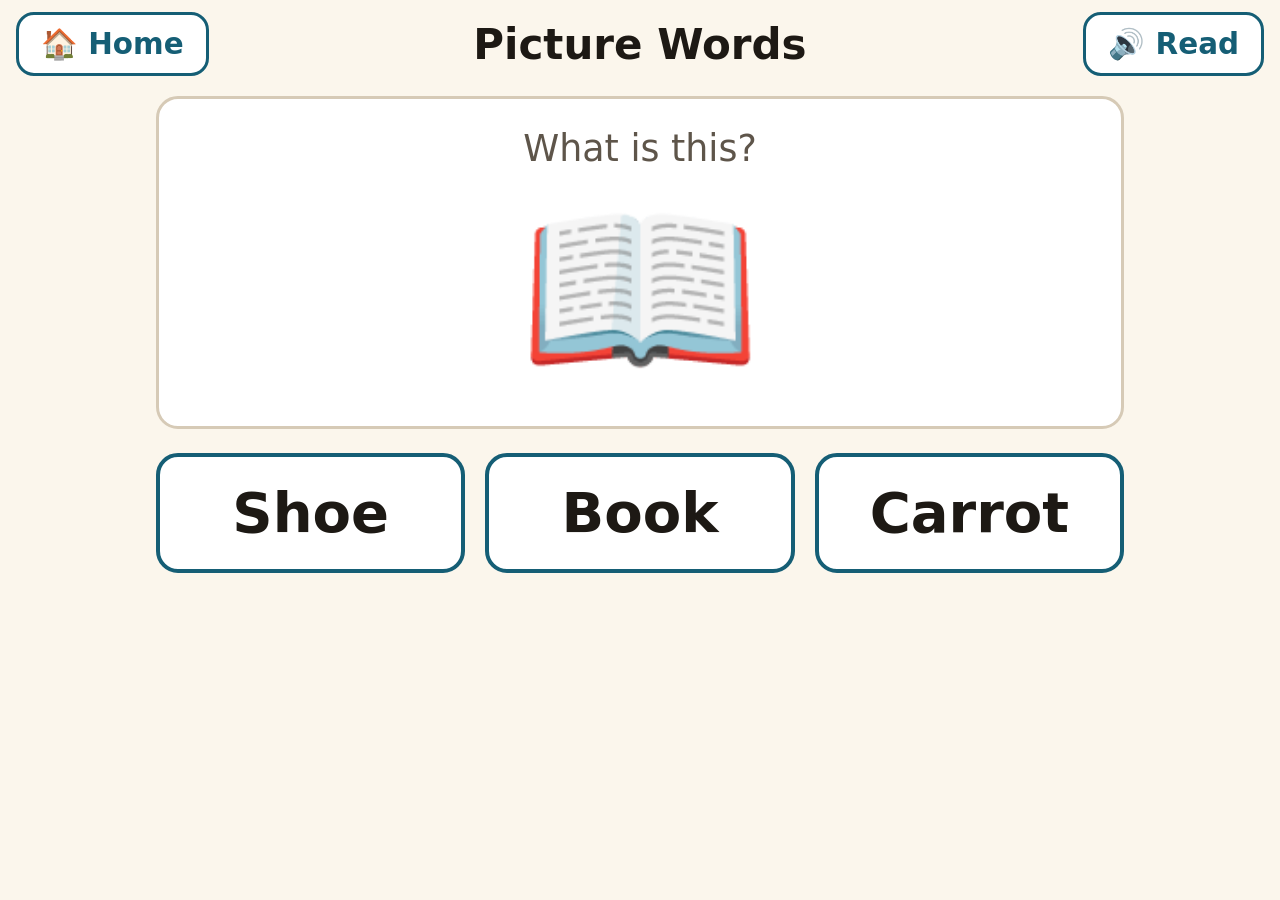
<file: words/index.html>
<!DOCTYPE html>
<html lang="en">

<head>
  <meta charset="utf-8">
  <meta name="viewport" content="width=device-width, initial-scale=1, viewport-fit=cover">
  <meta name="theme-color" content="#fbf6ec">
  <meta name="mobile-web-app-capable" content="yes">
  <meta name="apple-mobile-web-app-capable" content="yes">
  <meta name="apple-mobile-web-app-title" content="Games">
  <link rel="manifest" href="/manifest.webmanifest">
  <link rel="icon" href="/icons/icon-192.png">
  <link rel="apple-touch-icon" href="/icons/apple-touch-icon.png">
  <title>Word Games</title>
  <link rel="stylesheet" href="../games.css">
  <style>
    main {
      max-width: 1000px;
      margin: 0 auto;
      padding: 8px 16px 32px;
      display: flex;
      flex-direction: column;
      gap: 24px;
    }

    .question {
      background: var(--card);
      border: 3px solid var(--border);
      border-radius: var(--radius);
      padding: 28px 24px;
      text-align: center;
      min-height: 220px;
      display: flex;
      flex-direction: column;
      align-items: center;
      justify-content: center;
      gap: 12px;
    }

    .prompt { font-size: 1.3rem; color: var(--muted); }
    .picture { font-size: 7rem; line-height: 1.1; }
    .text { font-size: 2.1rem; font-weight: 700; line-height: 1.35; }
    .text.big { font-size: 3rem; color: var(--accent); }

    .blank {
      display: inline-block;
      min-width: 3.5em;
      border-bottom: 5px solid var(--accent);
      color: var(--good);
    }

    .choices {
      display: grid;
      grid-template-columns: 1fr;
      gap: 20px;
    }

    @media (min-width: 900px) and (orientation: landscape) {
      .choices { grid-template-columns: repeat(3, 1fr); }
    }

    .choice {
      font: inherit;
      font-size: 2rem;
      font-weight: 800;
      min-height: 120px;
      padding: 16px;
      border-radius: var(--radius);
      border: 4px solid var(--accent);
      background: var(--card);
      color: var(--fg);
      cursor: pointer;
      transition: opacity 0.3s, background 0.2s;
    }

    .choice:active { transform: scale(0.97); }
    .choice.right { background: var(--good-soft); border-color: var(--good); color: var(--good); }
    .choice.tried { opacity: 0.3; border-style: dashed; }

    .feedback {
      text-align: center;
      font-size: 1.6rem;
      font-weight: 700;
      min-height: 2.2em;
      color: var(--good);
    }

    .feedback.soft { color: var(--muted); }

    .stars { font-size: 1.2rem; font-weight: 700; color: var(--muted); white-space: nowrap; }
  </style>
</head>

<body>
  <div class="topbar">
    <a class="btn" href="../">🏠 Home</a>
    <h1 id="title">Word Games</h1>
    <span class="stars" id="stars"></span>
    <button class="btn" id="speak" aria-label="Read aloud">🔊 Read</button>
  </div>

  <main>
    <section class="question" id="question"></section>
    <div class="choices" id="choices"></div>
    <div class="feedback" id="feedback"></div>
  </main>

  <script>
    const PICTURES = [
      ['🍎', 'Apple'], ['🍌', 'Banana'], ['🍊', 'Orange'], ['🍇', 'Grapes'], ['🥕', 'Carrot'],
      ['🍞', 'Bread'], ['🧀', 'Cheese'], ['🥚', 'Egg'], ['🎂', 'Cake'], ['☕', 'Cup'],
      ['🐶', 'Dog'], ['🐱', 'Cat'], ['🐟', 'Fish'], ['🐦', 'Bird'], ['🐄', 'Cow'],
      ['🐴', 'Horse'], ['🐑', 'Sheep'], ['🐷', 'Pig'], ['🏠', 'House'], ['🚗', 'Car'],
      ['🚲', 'Bicycle'], ['⛵', 'Boat'], ['🌳', 'Tree'], ['🌹', 'Rose'], ['☀️', 'Sun'],
      ['🌙', 'Moon'], ['⭐', 'Star'], ['☂️', 'Umbrella'], ['👓', 'Glasses'], ['⏰', 'Clock'],
      ['🔑', 'Key'], ['👞', 'Shoe'], ['🎩', 'Hat'], ['📖', 'Book'], ['✂️', 'Scissors'],
      ['🛏️', 'Bed'], ['☎️', 'Telephone'], ['🕯️', 'Candle'], ['🎈', 'Balloon'], ['🔔', 'Bell'],
    ];

    // [saying with ___, answer, wrong, wrong]
    const SAYINGS = [
      ['An apple a day keeps the ___ away', 'doctor', 'cat', 'rain'],
      ['Every cloud has a silver ___', 'lining', 'spoon', 'bell'],
      ['The early bird catches the ___', 'worm', 'bus', 'ball'],
      ['Don\'t count your chickens before they ___', 'hatch', 'sing', 'sleep'],
      ['A stitch in time saves ___', 'nine', 'money', 'shoes'],
      ['Better late than ___', 'never', 'early', 'Tuesday'],
      ['Actions speak louder than ___', 'words', 'drums', 'dogs'],
      ['Two heads are better than ___', 'one', 'hats', 'three'],
      ['Where there\'s a will, there\'s a ___', 'way', 'cake', 'door'],
      ['Birds of a feather flock ___', 'together', 'south', 'slowly'],
      ['Don\'t cry over spilt ___', 'milk', 'sugar', 'tea'],
      ['Rome wasn\'t built in a ___', 'day', 'box', 'garden'],
      ['Practice makes ___', 'perfect', 'noise', 'soup'],
      ['Look before you ___', 'leap', 'eat', 'sing'],
      ['There\'s no place like ___', 'home', 'Paris', 'school'],
      ['Many hands make light ___', 'work', 'bulbs', 'gloves'],
      ['It\'s raining cats and ___', 'dogs', 'mice', 'hats'],
      ['As busy as a ___', 'bee', 'chair', 'cloud'],
      ['As cool as a ___', 'cucumber', 'candle', 'carrot'],
      ['As good as ___', 'gold', 'tin', 'mud'],
      ['As quiet as a ___', 'mouse', 'drum', 'lion'],
      ['As old as the ___', 'hills', 'spoons', 'shoes'],
      ['Twinkle, twinkle, little ___', 'star', 'cat', 'car'],
      ['Happy birthday to ___', 'you', 'Monday', 'bed'],
      ['Mary had a little ___', 'lamb', 'boat', 'hat'],
      ['Humpty Dumpty sat on a ___', 'wall', 'cake', 'cloud'],
      ['Bread and ___', 'butter', 'shoes', 'paint'],
      ['Salt and ___', 'pepper', 'paper', 'water'],
      ['A cup of ___', 'tea', 'socks', 'sand'],
      ['Knife and ___', 'fork', 'cup', 'hat'],
      ['Rock-a-bye baby, on the tree ___', 'top', 'house', 'car'],
      ['Old MacDonald had a ___', 'farm', 'car', 'cake'],
    ];

    const OPPOSITES = [
      ['Hot', 'Cold'], ['Up', 'Down'], ['Big', 'Small'], ['Day', 'Night'], ['Happy', 'Sad'],
      ['Open', 'Closed'], ['Fast', 'Slow'], ['Yes', 'No'], ['In', 'Out'], ['Wet', 'Dry'],
      ['Old', 'Young'], ['Light', 'Dark'], ['Full', 'Empty'], ['Loud', 'Quiet'], ['Black', 'White'],
      ['Left', 'Right'], ['Early', 'Late'], ['Summer', 'Winter'], ['Push', 'Pull'], ['Top', 'Bottom'],
      ['Sweet', 'Sour'], ['Hard', 'Soft'], ['Rich', 'Poor'], ['Win', 'Lose'], ['Front', 'Back'],
    ];

    // Wrong options that could also count as right, so they are never offered.
    const ALSO_RIGHT = {
      Loud: ['Soft'], Soft: ['Loud'], Black: ['Light'], Light: ['Black'],
      Dark: ['White'], White: ['Dark'], Day: ['Dark'], Night: ['Light'],
      Up: ['Bottom'], Bottom: ['Up'], Down: ['Top'], Top: ['Down'],
    };

    const PRAISE = ['Well done!', 'That\'s right!', 'Lovely!', 'Very good!', 'Perfect!', 'Wonderful!'];

    const shuffle = (a) => {
      a = a.slice();
      for (let i = a.length - 1; i > 0; i--) {
        const j = Math.floor(Math.random() * (i + 1));
        [a[i], a[j]] = [a[j], a[i]];
      }
      return a;
    };
    const pick = (a) => a[Math.floor(Math.random() * a.length)];
    const $ = (id) => document.getElementById(id);

    // Each mode makes one question: { html, say, answer, options }.
    const MODES = {
      pictures: {
        title: 'Picture Words',
        items: PICTURES,
        make([emoji, word]) {
          const others = shuffle(PICTURES.filter((p) => p[1] !== word)).slice(0, 2).map((p) => p[1]);
          return {
            html: `<div class="prompt">What is this?</div><div class="picture">${emoji}</div>`,
            say: 'What is this?',
            answer: word,
            options: shuffle([word, ...others]),
          };
        },
      },
      sayings: {
        title: 'Finish the Saying',
        items: SAYINGS,
        make([text, answer, a, b]) {
          const [before, after] = text.split('___');
          return {
            html: `<div class="prompt">What comes next?</div>
                   <div class="text">${before}<span class="blank" id="blank">&nbsp;</span>${after}</div>`,
            say: before + ' … ' + after,
            answer,
            options: shuffle([answer, a, b]),
            fill: true,
          };
        },
      },
      opposites: {
        title: 'Opposites',
        items: OPPOSITES.flatMap(([a, b]) => [[a, b], [b, a]]),
        make([word, answer]) {
          const used = new Set([word, answer, ...(ALSO_RIGHT[word] || [])]);
          const others = shuffle(OPPOSITES.flat().filter((w) => !used.has(w))).slice(0, 2);
          return {
            html: `<div class="prompt">What is the opposite of</div><div class="text big">${word}?</div>`,
            say: 'What is the opposite of ' + word + '?',
            answer,
            options: shuffle([answer, ...others]),
          };
        },
      },
    };

    let mode, deck = [], q, stars = 0, locked = false;

    function speak(text) {
      if (!('speechSynthesis' in window)) return;
      speechSynthesis.cancel();
      const u = new SpeechSynthesisUtterance(text);
      u.rate = 0.85;
      speechSynthesis.speak(u);
    }

    function next() {
      if (!deck.length) deck = shuffle(mode.items);
      q = mode.make(deck.pop());
      locked = false;
      $('question').innerHTML = q.html;
      $('feedback').textContent = '';
      $('feedback').className = 'feedback';
      const box = $('choices');
      box.textContent = '';
      for (const opt of q.options) {
        const b = document.createElement('button');
        b.className = 'choice';
        b.textContent = opt;
        b.addEventListener('click', () => choose(b, opt));
        box.appendChild(b);
      }
    }

    // No penalty for a wrong pick: that button fades and the player tries again.
    function choose(btn, opt) {
      if (locked || btn.disabled) return;
      if (opt === q.answer) {
        locked = true;
        btn.classList.add('right');
        btn.textContent = '✓ ' + opt;
        if (q.fill) $('blank').textContent = opt;
        const praise = pick(PRAISE);
        $('feedback').textContent = praise;
        stars++;
        $('stars').textContent = '⭐ ' + stars;
        setTimeout(next, 1800);
      } else {
        btn.classList.add('tried');
        btn.disabled = true;
        $('feedback').textContent = 'Try another one';
        $('feedback').className = 'feedback soft';
      }
    }

    function start() {
      const name = location.hash.slice(1);
      mode = MODES[name] || MODES.pictures;
      document.title = mode.title;
      $('title').textContent = mode.title;
      deck = [];
      next();
    }

    $('speak').addEventListener('click', () => speak(q.say + ' ' + q.options.join(', ') + '?'));
    if (!('speechSynthesis' in window)) $('speak').style.display = 'none';
    window.addEventListener('hashchange', start);
    start();
  </script>
  <script>
    if ('serviceWorker' in navigator) navigator.serviceWorker.register('/sw.js').catch(() => { });
  </script>
</body>

</html>
</file>
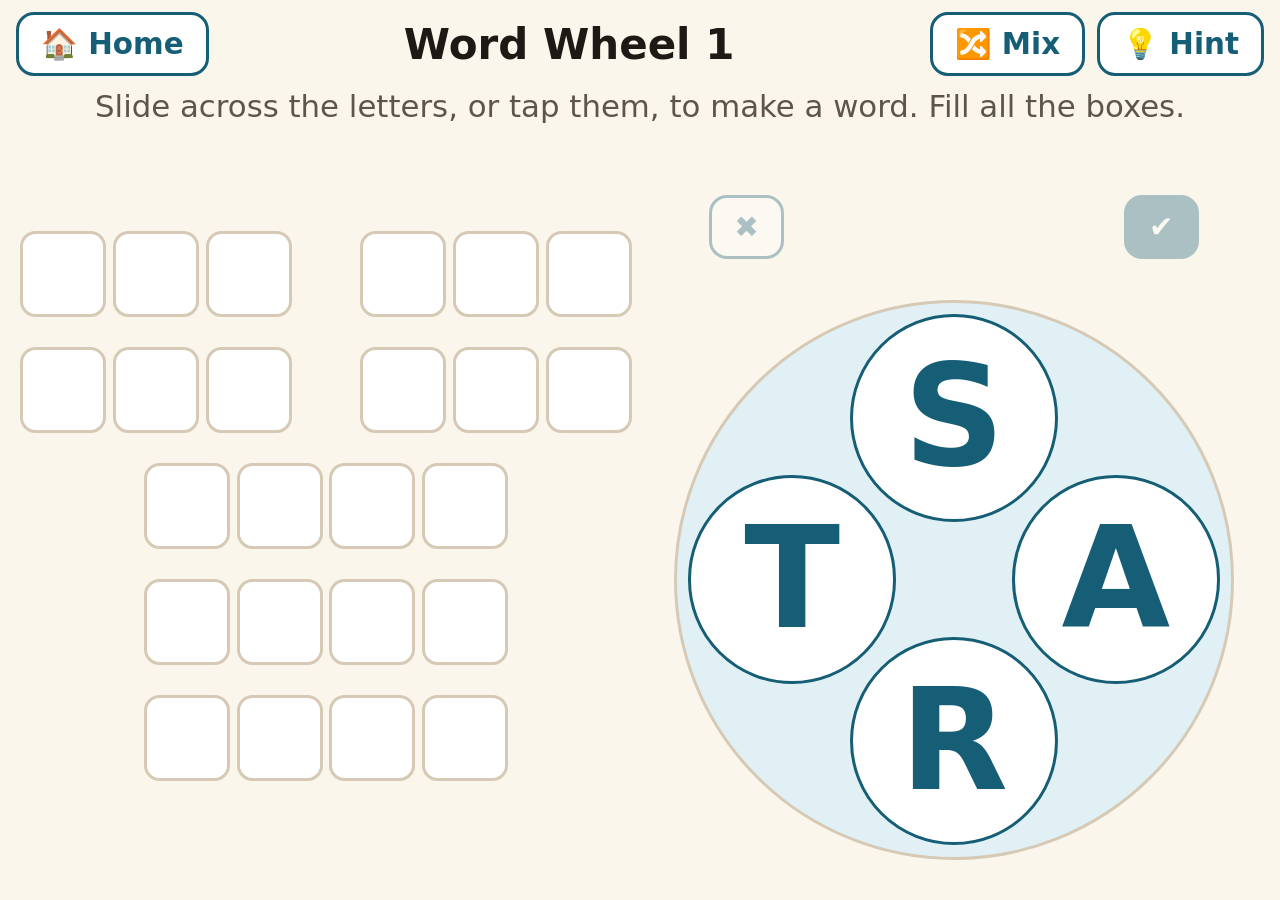
<file: wordwheel/index.html>
<!DOCTYPE html>
<html lang="en">

<head>
  <meta charset="utf-8">
  <meta name="viewport" content="width=device-width, initial-scale=1, viewport-fit=cover">
  <meta name="theme-color" content="#fbf6ec">
  <meta name="mobile-web-app-capable" content="yes">
  <meta name="apple-mobile-web-app-capable" content="yes">
  <meta name="apple-mobile-web-app-title" content="Games">
  <link rel="manifest" href="/manifest.webmanifest">
  <link rel="icon" href="/icons/icon-192.png">
  <link rel="apple-touch-icon" href="/icons/apple-touch-icon.png">
  <title>Word Wheel</title>
  <link rel="stylesheet" href="../games.css">
  <style>
    body { display: flex; flex-direction: column; overflow: hidden; height: 100vh; height: 100dvh; }

    .help {
      text-align: center;
      font-size: 1.1rem;
      color: var(--muted);
      margin: 0 16px 4px;
    }

    #play {
      flex: 1;
      min-height: 0;
      display: grid;
      grid-template-rows: minmax(0, 1fr) minmax(0, 1.3fr);
      gap: 8px;
      padding: 0 16px 16px;
    }

    @media (orientation: landscape) {
      #play { grid-template-rows: minmax(0, 1fr); grid-template-columns: 1fr 1fr; }
    }

    #board {
      min-height: 0;
      overflow: hidden;
      display: flex;
      align-items: center;
      justify-content: center;
    }

    #words {
      --s: 60px;
      width: 100%;
      display: flex;
      flex-wrap: wrap;
      justify-content: center;
      gap: calc(var(--s) * 0.35) calc(var(--s) * 0.8);
    }

    .word { display: flex; flex-shrink: 0; gap: calc(var(--s) * 0.08); }

    .cell {
      width: var(--s);
      height: var(--s);
      display: flex;
      align-items: center;
      justify-content: center;
      background: var(--card);
      border: 3px solid var(--border);
      border-radius: calc(var(--s) * 0.18);
      font-size: calc(var(--s) * 0.62);
      font-weight: 800;
      line-height: 1;
    }

    .cell.hinted { color: var(--accent); }
    .word.found .cell { background: var(--good-soft); border-color: var(--good); color: var(--good); }
    .word.new .cell { animation: pop 0.45s; }
    .word.again .cell { animation: glow 0.9s; }

    @keyframes pop { 50% { scale: 1.2; } }
    @keyframes glow { 30%, 70% { background: var(--select); } }

    #side {
      min-height: 0;
      display: flex;
      flex-direction: column;
      align-items: center;
      gap: 8px;
    }

    #msg {
      font-size: 1.3rem;
      font-weight: 700;
      min-height: 1.4em;
      color: var(--muted);
      text-align: center;
      transition: opacity 0.4s;
    }

    #msg.good { color: var(--good); }

    .entry { display: flex; align-items: center; gap: 16px; }

    #current {
      min-width: 5em;
      min-height: 1.3em;
      font-size: 2.2rem;
      font-weight: 800;
      letter-spacing: 0.08em;
      text-align: center;
      color: var(--accent);
    }

    #wheelBox {
      flex: 1;
      min-height: 0;
      width: 100%;
      display: flex;
      align-items: center;
      justify-content: center;
    }

    #wheel {
      position: relative;
      border-radius: 50%;
      background: var(--accent-soft);
      border: 3px solid var(--border);
      touch-action: none;
    }

    #wheel svg { position: absolute; inset: 0; width: 100%; height: 100%; pointer-events: none; }

    .letter {
      position: absolute;
      display: flex;
      align-items: center;
      justify-content: center;
      border-radius: 50%;
      background: var(--card);
      border: 3px solid var(--accent);
      color: var(--accent);
      font-weight: 800;
      line-height: 1;
      cursor: pointer;
      z-index: 1;
    }

    .letter.on { background: var(--accent); color: #fff; }
  </style>
</head>

<body>
  <div class="topbar">
    <a class="btn" href="../">🏠 Home</a>
    <h1 id="title">Word Wheel</h1>
    <button class="btn" id="mix">🔀 Mix</button>
    <button class="btn" id="hint">💡 Hint</button>
  </div>
  <p class="help">Slide across the letters, or tap them, to make a word. Fill all the boxes.</p>

  <div id="play">
    <div id="board">
      <div id="words"></div>
    </div>
    <div id="side">
      <div id="msg"></div>
      <div class="entry">
        <button class="btn" id="clear" aria-label="Clear">✖</button>
        <div id="current"></div>
        <button class="btn primary" id="enter" aria-label="Enter">✔</button>
      </div>
      <div id="wheelBox">
        <div id="wheel"><svg><polyline id="line" fill="none" stroke-linecap="round" stroke-linejoin="round" /></svg></div>
      </div>
    </div>
  </div>

  <div class="overlay tap" id="win">
    <div class="box">
      <div class="big">🎉</div>
      <h2>Well done!</h2>
      <p id="winText">You found all the words.</p>
      <div class="actions">
        <button class="btn primary" id="next">Next puzzle</button>
      </div>
    </div>
  </div>

  <script>
    // [letters, words to find, other real words that count as bonus words]
    const PUZZLES = [
      ['STAR', 'STAR RATS ARTS ART RAT SAT TAR', 'TSAR TARS TAS'],
      ['PETS', 'PEST PETS STEP PET SET', 'SEPT'],
      ['HOMES', 'HOMES HOME SHOE HOSE SOME HEM HOE SHE', 'HOES MOSH OHMS OHM OHS EMS'],
      ['CLOUD', 'CLOUD COULD LOUD COLD CLOD OLD COD CUD DUO', 'COL'],
      ['FLOWS', 'FLOWS FOWLS FLOW FOWL WOLF SLOW OWLS OWL LOW SOW', 'LOWS SOL'],
      ['PLANT', 'PLANT PANT PLAN PAN NAP ANT TAN TAP PAT LAP', 'APT PAL ALP PLAT'],
      ['TRAIN', 'TRAIN RAIN RANT AIR ANT ART RAN RAT TAN TIN', 'TARN TAR NIT AIT RIA'],
      ['SMILE', 'SMILE SLIME MILES MILE LIME ISLE LIES SLIM LIE ELM',
        'LIMES ELMS MILS LEIS SEMI MIS ISM EMS LEI MIL'],
      ['HORSE', 'HORSE SHORE HERO HERS HOSE SHOE ROSE SORE HER HOE ORE SHE',
        'HOES HEROS RHOS EROS ROES ORES OHS ROE RHO'],
      ['BAKER', 'BAKER BREAK BRAKE BAKE BARK BEAK BEAR BARE RAKE ARK EAR ARE', 'ERA BRA KERB BRAE'],
      ['GARDEN', 'GARDEN DANGER RANGE ANGER GRAND NEAR EARN READ DEAR GEAR RAGE DRAG',
        'RANGED GANDER GRADE RAGED DARE DEAN AGED GRAD RANG DANG AND AGE ARE EAR ERA END DEN RED RAG NAG GAD RAN RAD ERG'],
      ['CANDLE', 'CANDLE CLEAN DANCE LANCE CLAN LACE LAND LANE LEAN DEAL LEAD CANE',
        'LANCED CANED ACNED DECAL LACED ELAND ACNE DEAN LADE CLAD DACE AND CAN DEN END LED LAD ALE ACE CAD ELD'],
      ['PLANET', 'PLANET PLANE PLATE PANEL PETAL PLANT LEAP LATE NEAT PALE TAPE LANE',
        'LEAPT PLEAT TALE TEAL PEAL PLAN PANT LEAN PANE PEAT PELT LENT NAPE NEAP ANTE PENT PATE ' +
        'ANT APE APT ATE EAT TEA ETA LAP NAP PAN PAT PEA PEN PET TAN TEN NET TAP LET ALE ALP PAL LEA'],
    ].map(([letters, words, extra]) => ({
      letters,
      words: words.split(' ').sort((a, b) => a.length - b.length || a.localeCompare(b)),
      extra: extra.split(' '),
    }));

    const PRAISE = ['Well done!', 'Lovely!', 'Very good!', 'Perfect!', 'Wonderful!'];
    const SAVE_KEY = 'wordwheel-v1';

    let level = 0;
    let found = new Set();
    let bonus = new Set();
    let hints = {};      // word -> how many letters a hint shows
    let order = [];      // letters in the order they sit on the wheel
    let path = [];       // indexes into order
    let spots = [];      // centers of the wheel letters, in px
    let letterR = 0;
    let dragging = false, slid = false, pointer = null;

    // Real words that are not in the boxes count as bonus words.
    // Until dictionary.json loads (or if it cannot load), only each puzzle's own extra list counts.
    let dictionary = new Set();
    fetch('dictionary.json')
      .then((r) => r.json())
      .then((d) => { dictionary = new Set(d.words); })
      .catch(() => { /* use the extra lists only */ });

    const $ = (id) => document.getElementById(id);
    const wheel = $('wheel');
    const pick = (a) => a[Math.floor(Math.random() * a.length)];

    function shuffle(a) {
      for (let i = a.length - 1; i > 0; i--) {
        const j = Math.floor(Math.random() * (i + 1));
        [a[i], a[j]] = [a[j], a[i]];
      }
      return a;
    }

    const puzzle = () => PUZZLES[level % PUZZLES.length];

    function start(lv) {
      level = lv;
      found = new Set();
      bonus = new Set();
      hints = {};
      mix();
      save();
    }

    // Letters never sit in the order of a word to find.
    function mix() {
      const p = puzzle();
      do order = shuffle([...p.letters]); while (p.words.includes(order.join('')));
      path = [];
      build();
    }

    function build() {
      $('title').textContent = 'Word Wheel ' + (level % PUZZLES.length + 1);
      const box = $('words');
      box.textContent = '';
      for (const w of puzzle().words) {
        const row = document.createElement('div');
        row.className = 'word';
        row.dataset.word = w;
        if (found.has(w)) row.classList.add('found');
        [...w].forEach((ch, i) => {
          const c = document.createElement('div');
          c.className = 'cell';
          if (found.has(w)) c.textContent = ch;
          else if (i < (hints[w] || 0)) { c.textContent = ch; c.classList.add('hinted'); }
          row.appendChild(c);
        });
        box.appendChild(row);
      }
      for (const el of wheel.querySelectorAll('.letter')) el.remove();
      order.forEach((ch) => {
        const el = document.createElement('div');
        el.className = 'letter';
        el.textContent = ch;
        wheel.appendChild(el);
      });
      layout();
    }

    function layout() {
      // The board: use the largest boxes that still fit.
      const board = $('board'), box = $('words');
      for (let s = 96; s >= 20; s -= 2) {
        box.style.setProperty('--s', s + 'px');
        if (box.offsetHeight <= board.clientHeight && box.scrollWidth <= box.clientWidth) break;
      }
      // The wheel: a circle as big as the space allows.
      const wb = $('wheelBox');
      const size = Math.max(160, Math.min(wb.clientWidth, wb.clientHeight, 560));
      wheel.style.width = wheel.style.height = size + 'px';
      const n = order.length;
      const inner = size - 6;                     // less the border
      // Big letters set close together: a small gap (gap × radius) between
      // neighbours, and the ring kept inside the wheel.
      const gap = 0.1, side = Math.sin(Math.PI / Math.max(n, 3));
      letterR = inner * Math.min(0.19, 0.48 / (1 + (1 + gap) / side));
      const ring = (letterR * (1 + gap)) / side;
      spots = order.map((_, i) => {
        const a = (i / n) * Math.PI * 2 - Math.PI / 2;
        return { x: inner / 2 + ring * Math.cos(a), y: inner / 2 + ring * Math.sin(a) };
      });
      [...wheel.querySelectorAll('.letter')].forEach((el, i) => {
        el.style.width = el.style.height = letterR * 2 + 'px';
        el.style.left = spots[i].x - letterR + 'px';
        el.style.top = spots[i].y - letterR + 'px';
        el.style.fontSize = letterR * 1.35 + 'px';
      });
      $('line').setAttribute('stroke-width', letterR * 0.35);
      draw();
    }

    function draw() {
      [...wheel.querySelectorAll('.letter')].forEach((el, i) => el.classList.toggle('on', path.includes(i)));
      const pts = path.map((i) => spots[i]);
      if (dragging && pointer && pts.length) pts.push(pointer);
      const line = $('line');
      line.setAttribute('points', pts.map((p) => p.x + ',' + p.y).join(' '));
      line.setAttribute('stroke', 'rgba(21, 94, 117, 0.55)');
      $('current').textContent = path.map((i) => order[i]).join('');
      $('enter').disabled = $('clear').disabled = !path.length;
    }

    function pointAt(e) {
      const r = wheel.getBoundingClientRect();
      return { x: e.clientX - r.left - 3, y: e.clientY - r.top - 3 };
    }

    // The letter under the point. A slide must come nearer to the center than a tap.
    function letterAt(p, reach) {
      for (let i = 0; i < spots.length; i++)
        if (Math.hypot(p.x - spots[i].x, p.y - spots[i].y) < letterR * reach) return i;
      return -1;
    }

    wheel.addEventListener('pointerdown', (e) => {
      const p = pointAt(e);
      const i = letterAt(p, 1.1);
      if (i < 0) return;
      e.preventDefault();
      wheel.setPointerCapture(e.pointerId);
      dragging = true;
      slid = false;
      pointer = p;
      if (path[path.length - 1] === i) path.pop();        // tap the last letter again to take it away
      else if (!path.includes(i)) path.push(i);
      draw();
    });

    wheel.addEventListener('pointermove', (e) => {
      if (!dragging) return;
      pointer = pointAt(e);
      const i = letterAt(pointer, 0.8);
      if (i >= 0 && path.length) {
        if (!path.includes(i)) { path.push(i); slid = true; }
        else if (path[path.length - 2] === i) { path.pop(); slid = true; }   // slide back to undo a letter
      }
      draw();
    });

    function endDrag() {
      if (!dragging) return;
      dragging = false;
      pointer = null;
      // A slide enters the word at once. Taps wait for the ✔ button.
      if (slid && path.length >= 2) enter();
      else draw();
    }
    wheel.addEventListener('pointerup', endDrag);
    wheel.addEventListener('pointercancel', endDrag);

    let msgTimer = 0;
    function say(text, good) {
      const m = $('msg');
      m.textContent = text;
      m.className = good ? 'good' : '';
      m.style.opacity = 1;
      clearTimeout(msgTimer);
      msgTimer = setTimeout(() => { m.style.opacity = 0; }, 1800);
    }

    function rowFor(w) { return $('words').querySelector(`[data-word="${w}"]`); }

    function flash(row, cls) {
      row.classList.remove(cls);
      void row.offsetWidth;
      row.classList.add(cls);
    }

    function enter() {
      const w = path.map((i) => order[i]).join('');
      path = [];
      draw();
      if (w.length < 2) return;
      const p = puzzle();
      if (found.has(w)) {
        say('You have that one');
        flash(rowFor(w), 'again');
      } else if (p.words.includes(w)) {
        found.add(w);
        build();
        flash(rowFor(w), 'new');
        say(pick(PRAISE), true);
        afterFind();
      } else if (p.extra.includes(w) || dictionary.has(w.toLowerCase())) {
        if (bonus.has(w)) say('You have that one');
        else { bonus.add(w); say('⭐ Bonus word!', true); save(); }
      } else {
        say(w.length < 3 ? 'Words need 3 letters or more' : 'Try another word');
        const c = $('current');
        c.textContent = w;
        flash(c, 'shake');
        setTimeout(draw, 600);
      }
    }

    function afterFind() {
      save();
      if (found.size < puzzle().words.length) return;
      const b = bonus.size;
      $('winText').textContent = 'You found all the words.' +
        (b ? ` And ${b} bonus word${b > 1 ? 's' : ''}!` : '');
      setTimeout(() => $('win').classList.add('show'), 900);
    }

    // A hint shows one more letter of the shortest word not found yet.
    function hint() {
      const w = puzzle().words.find((x) => !found.has(x));
      if (!w) return;
      hints[w] = (hints[w] || 0) + 1;
      if (hints[w] >= w.length) {
        found.add(w);
        build();
        flash(rowFor(w), 'new');
        afterFind();
      } else {
        build();
        save();
      }
    }

    function save() {
      try {
        localStorage.setItem(SAVE_KEY, JSON.stringify({
          level, found: [...found], bonus: [...bonus], hints,
        }));
      } catch (e) { /* storage not available */ }
    }

    function load() {
      try {
        const s = JSON.parse(localStorage.getItem(SAVE_KEY));
        if (s && Number.isInteger(s.level)) {
          level = s.level;
          const p = puzzle();
          found = new Set((s.found || []).filter((w) => p.words.includes(w)));
          bonus = new Set(s.bonus || []);
          hints = s.hints || {};
          return true;
        }
      } catch (e) { /* ignore */ }
      return false;
    }

    // A keyboard also works: type letters, Enter to try the word, Backspace to take a letter away.
    document.addEventListener('keydown', (e) => {
      if ($('win').classList.contains('show')) {
        if (e.key === 'Enter') $('next').click();
        return;
      }
      if (e.key === 'Enter') { if (path.length) enter(); return; }
      if (e.key === 'Backspace' || e.key === 'Escape') {
        if (e.key === 'Escape') path = []; else path.pop();
        draw();
        return;
      }
      const ch = e.key.toUpperCase();
      if (ch.length !== 1) return;
      const i = order.findIndex((c, k) => c === ch && !path.includes(k));
      if (i >= 0) { path.push(i); draw(); }
    });

    $('enter').addEventListener('click', enter);
    $('clear').addEventListener('click', () => { path = []; draw(); });
    $('mix').addEventListener('click', mix);
    $('hint').addEventListener('click', hint);
    $('next').addEventListener('click', () => {
      $('win').classList.remove('show');
      start(level + 1);
    });
    // Tap anywhere in the message to go on.
    $('win').addEventListener('click', (e) => { if (!e.target.closest('button')) $('next').click(); });
    window.addEventListener('resize', layout);

    if (!load()) start(0);
    else if (found.size === puzzle().words.length) start(level + 1);
    else mix();
  </script>
  <script>
    if ('serviceWorker' in navigator) navigator.serviceWorker.register('/sw.js').catch(() => { });
  </script>
</body>

</html>
</file>
<file: games.css>
/* Shared style for the game picker and the games.
   Large text, large tap targets, high contrast, no hover-only cues. */
:root {
  --bg: #fbf6ec;
  --fg: #1d1914;
  --muted: #5e554a;
  --card: #ffffff;
  --border: #d6cab6;
  --accent: #155e75;
  --accent-soft: #e0f0f4;
  --good: #2e7d32;
  --good-soft: #e3f3e4;
  --select: #ffe082;
  --radius: 22px;
  font-size: clamp(20px, 2.4vw, 28px);
}

* { box-sizing: border-box; }

html, body {
  margin: 0;
  background: var(--bg);
  color: var(--fg);
  font-family: system-ui, -apple-system, "Segoe UI", Roboto, Helvetica, Arial, sans-serif;
  -webkit-text-size-adjust: 100%;
}

body {
  touch-action: manipulation;
  -webkit-tap-highlight-color: transparent;
  -webkit-user-select: none;
  user-select: none;
  min-height: 100vh;
  min-height: 100dvh;
}

.topbar {
  display: flex;
  flex-wrap: wrap;
  gap: 12px;
  align-items: center;
  padding: 12px 16px;
}

.topbar h1 {
  flex: 1 1 auto;
  margin: 0;
  font-size: 1.5rem;
  text-align: center;
}

.btn {
  font: inherit;
  font-size: 1.05rem;
  font-weight: 700;
  min-height: 64px;
  min-width: 64px;
  padding: 0 22px;
  border-radius: 18px;
  border: 3px solid var(--accent);
  background: var(--card);
  color: var(--accent);
  cursor: pointer;
  display: inline-flex;
  align-items: center;
  justify-content: center;
  gap: 10px;
  text-decoration: none;
  line-height: 1.1;
}

.btn.primary { background: var(--accent); color: #fff; }
.btn:active { transform: scale(0.96); }
.btn:disabled { opacity: 0.35; transform: none; }
.btn:focus-visible { outline: 4px solid #f9a825; outline-offset: 3px; }

/* Full-screen message (win, no moves). */
.overlay {
  position: fixed;
  inset: 0;
  background: rgba(29, 25, 20, 0.55);
  display: none;
  align-items: center;
  justify-content: center;
  padding: 16px;
  z-index: 10000;
}

.overlay.show { display: flex; }
.overlay.tap { cursor: pointer; }

.overlay .box {
  background: var(--card);
  border-radius: var(--radius);
  padding: 36px 32px;
  max-width: 560px;
  width: 100%;
  text-align: center;
  box-shadow: 0 10px 40px rgba(0, 0, 0, 0.3);
}

.overlay .big { font-size: 4rem; line-height: 1.1; }
.overlay h2 { font-size: 1.8rem; margin: 12px 0 8px; }
.overlay p { font-size: 1.2rem; color: var(--muted); margin: 0 0 24px; }
.overlay .actions { display: flex; flex-wrap: wrap; gap: 16px; justify-content: center; }
.overlay .actions .btn { min-width: 200px; font-size: 1.2rem; }

@keyframes shake {
  0%, 100% { translate: 0; }
  20%, 60% { translate: -8px; }
  40%, 80% { translate: 8px; }
}

.shake { animation: shake 0.35s; }
</file>
<file: jp/style.css>
*{box-sizing:border-box}html,body{margin:0;height:100%;background:#111;color:#f4f4f4;font-family:"Hiragino Sans","Noto Sans JP","Yu Gothic",sans-serif}
body{display:flex;flex-direction:column;height:100dvh}
#stage{flex:1;display:flex;flex-direction:column;align-items:center;justify-content:center;gap:.6rem;padding:.5rem;min-height:0}
#frame{--s:min(100vw - 1rem,100dvh - 11rem);width:var(--s);height:var(--s);cursor:pointer}
#pic{width:100%;height:100%;object-fit:contain;display:block;border-radius:8px;user-select:none;-webkit-user-drag:none}
#ja{font-size:clamp(1.4rem,5vw,2.4rem);margin:0;text-align:center;line-height:1.4}
#en{font-size:1rem;margin:0;color:#aaa;text-align:center}
nav{display:flex;justify-content:center;align-items:center;gap:1rem;padding:.4rem 0 calc(.6rem + env(safe-area-inset-bottom))}
nav button{background:#2a2a2a;color:#eee;border:0;border-radius:8px;font-size:1.3rem;min-width:3rem;height:2.6rem;cursor:pointer}
#toggle{font-size:.85rem}#count{color:#888;font-size:.9rem;min-width:3rem;text-align:center}

#splash{position:fixed;inset:0;z-index:10;display:flex;align-items:center;justify-content:center;background:#111;color:#fff;font-size:2rem;text-align:center;cursor:pointer}
#splash span{font-size:1.4rem;opacity:.85}#splash small{font-size:1rem;opacity:.6}
</file>
